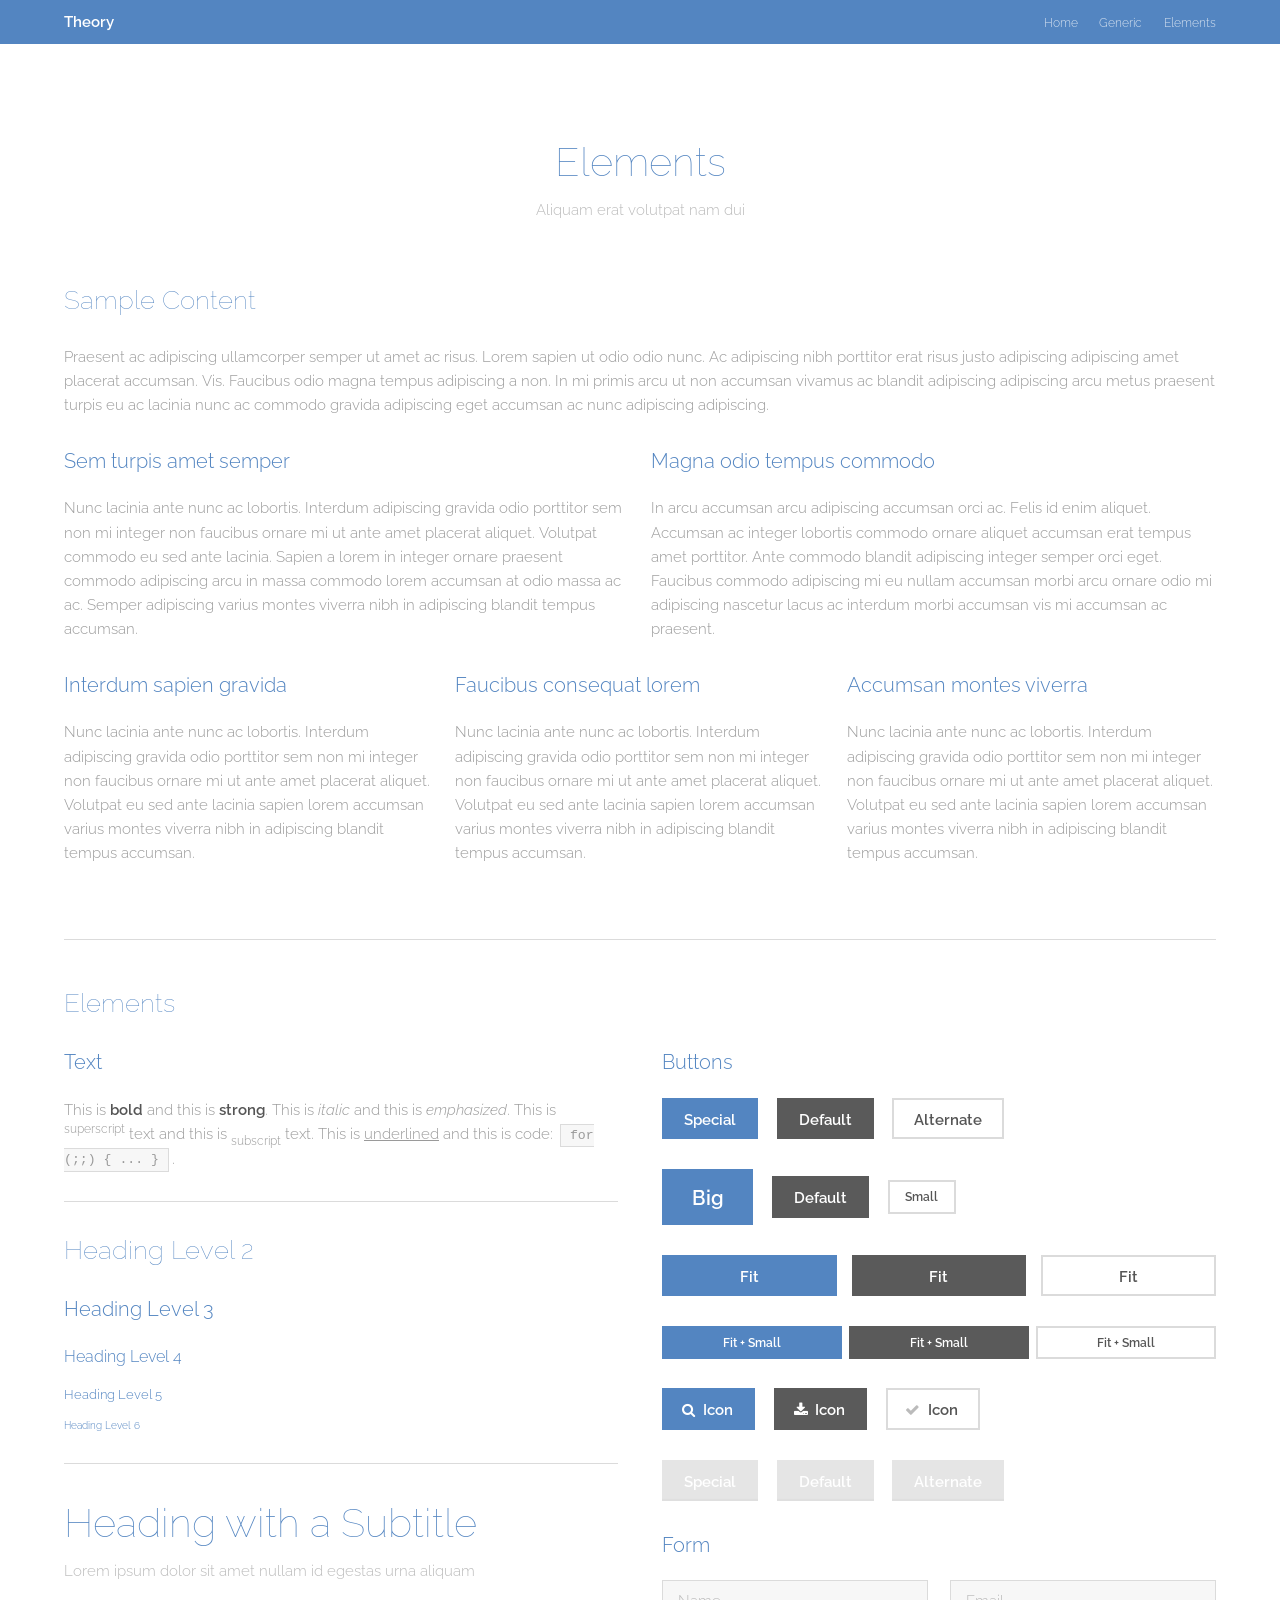
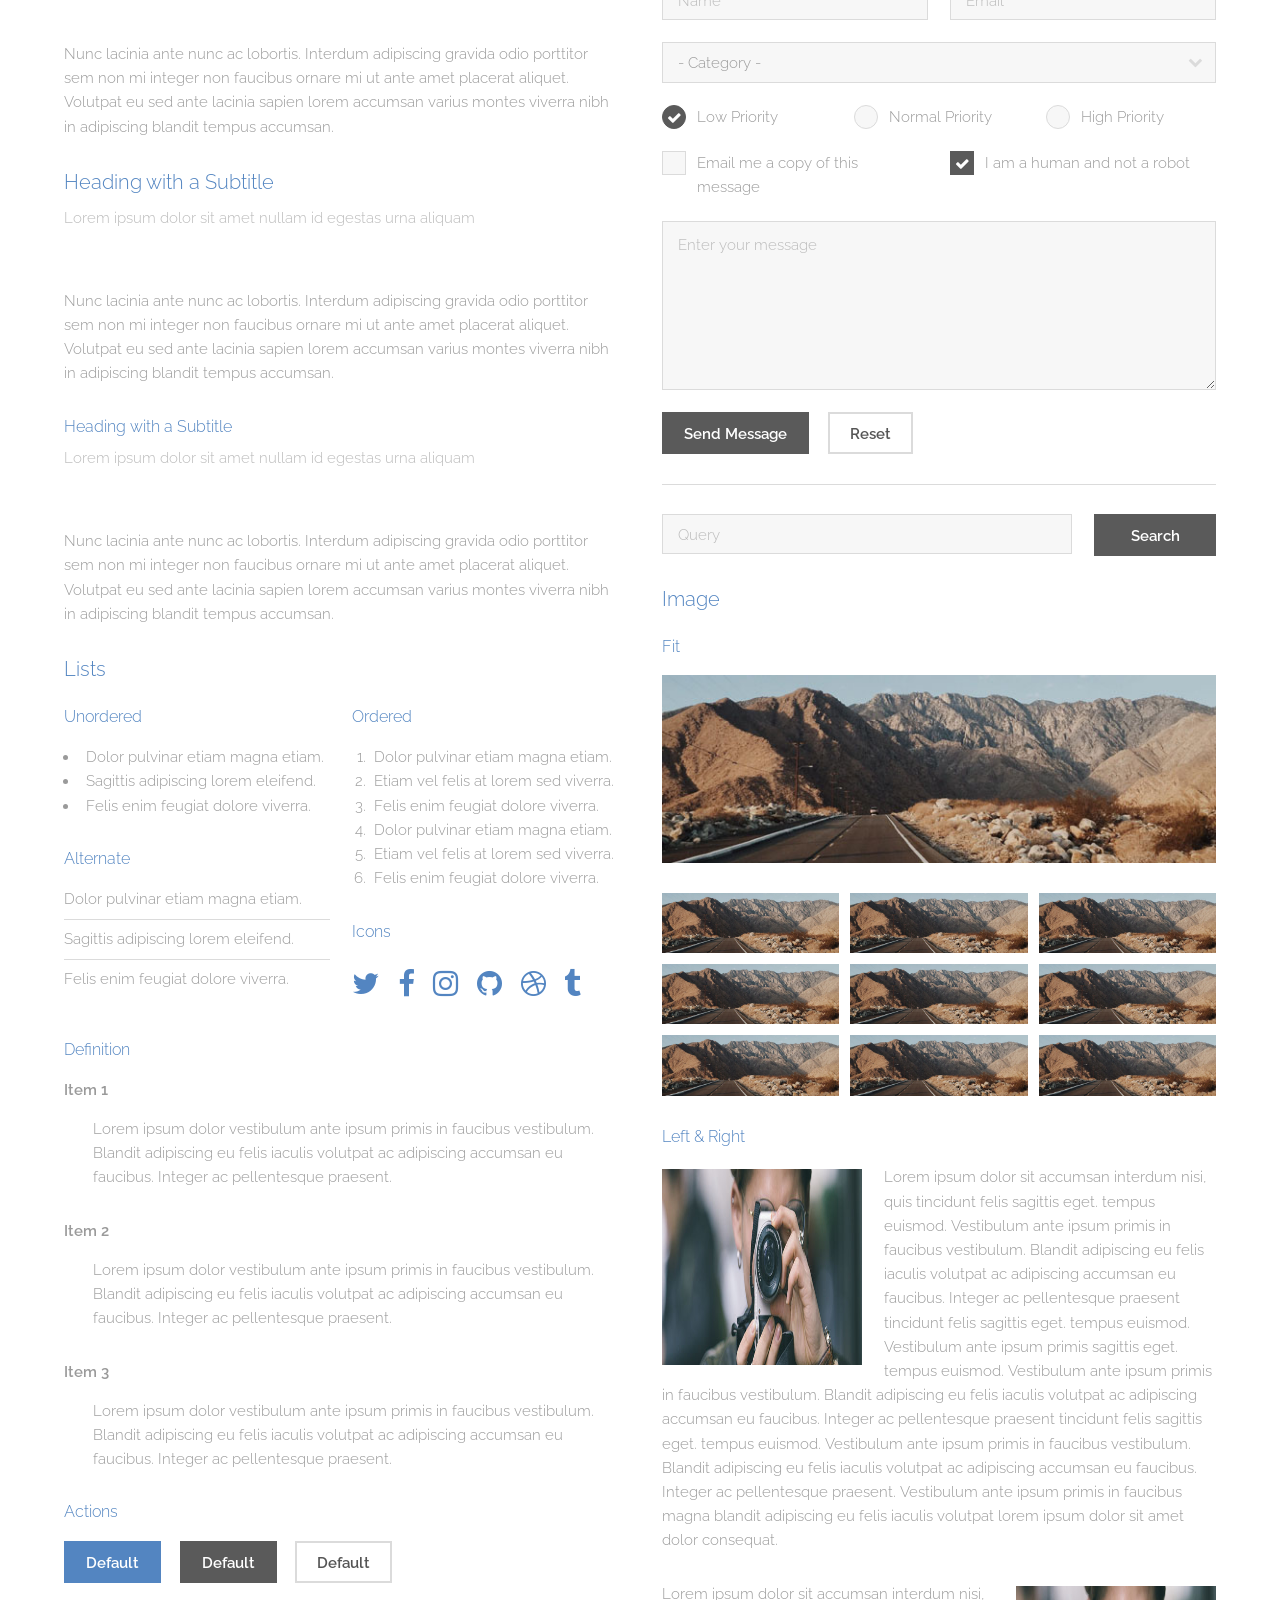
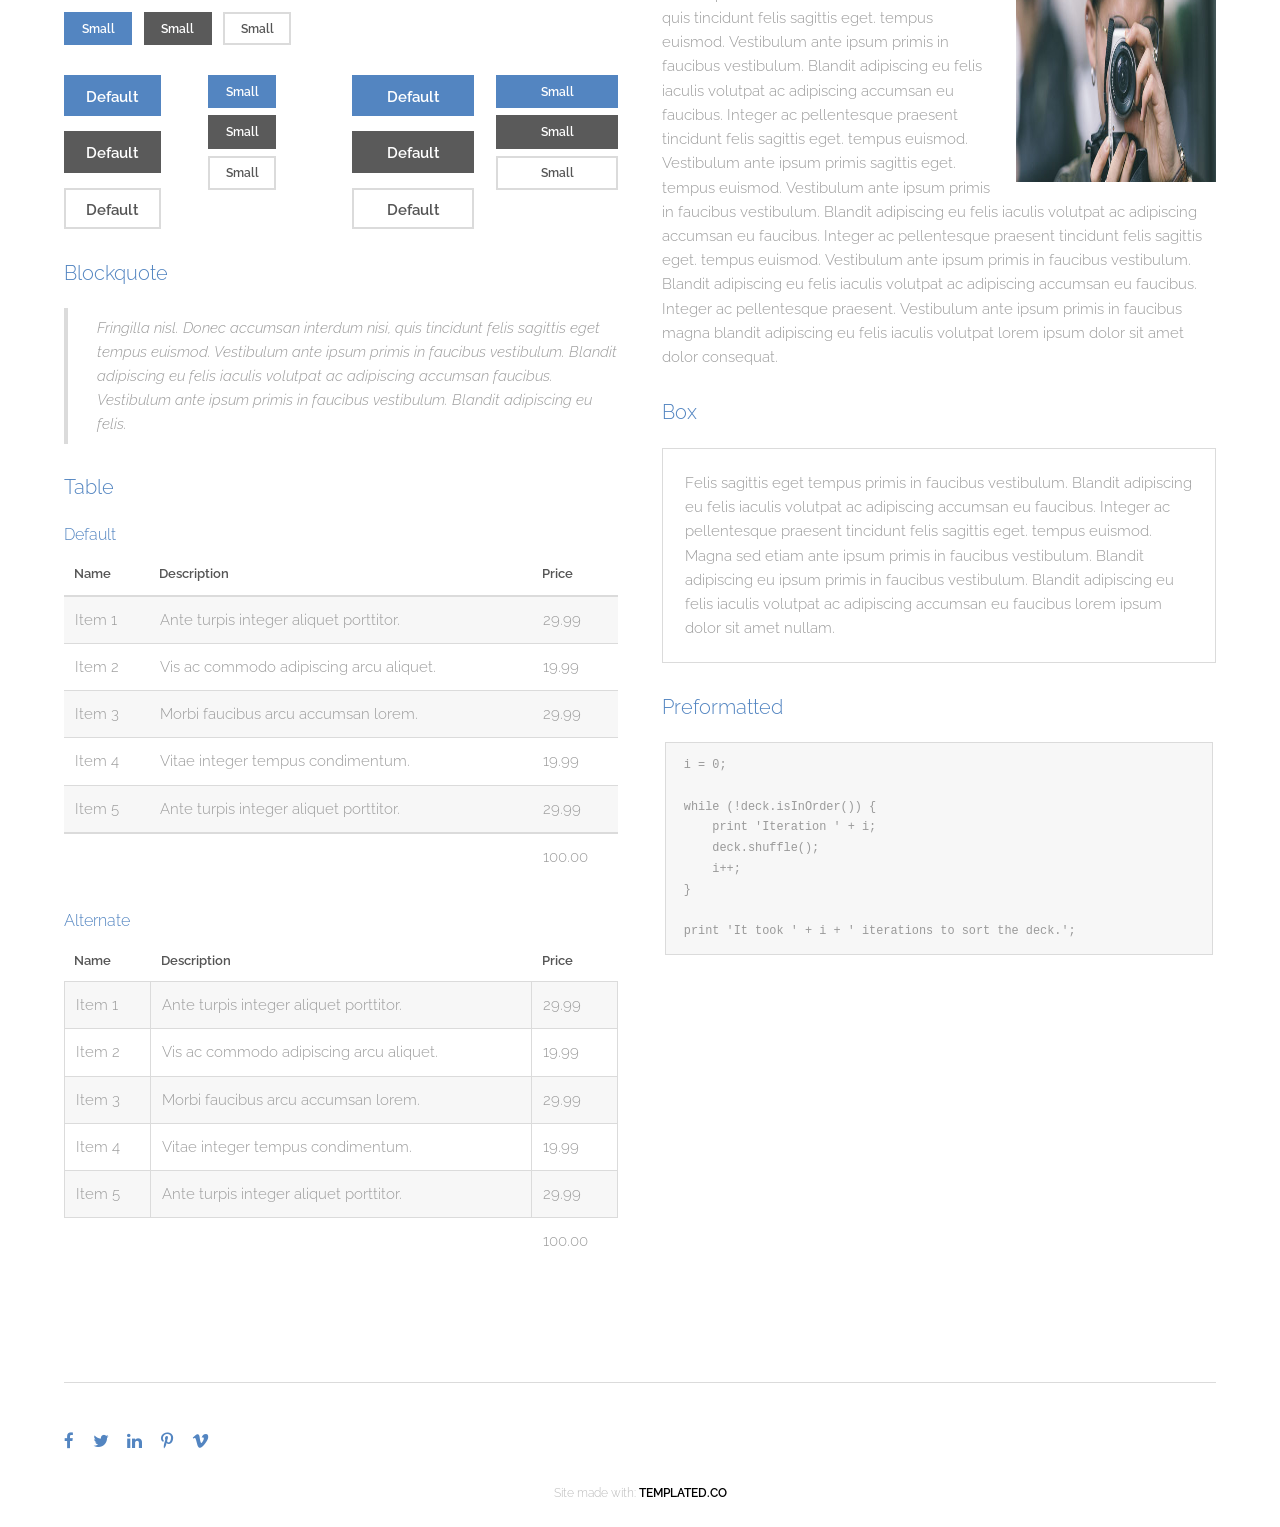
<file: elements.html>
<!DOCTYPE HTML>
<!--
	Theory by TEMPLATED
	templated.co @templatedco
	Released for free under the Creative Commons Attribution 3.0 license (templated.co/license)
--><html><head><title>Elements - Theory by TEMPLATED</title><meta charset="utf-8"><meta name="robots" content="index, follow, max-image-preview:large, max-snippet:-1, max-video-preview:-1"><meta name="viewport" content="width=device-width, initial-scale=1"><link rel="stylesheet" href="assets/css/main.css"></head><body class="subpage">

		<!-- Header -->
			<header id="header"><div class="inner">
					<a href="index.html" class="logo">Theory</a>
					<nav id="nav"><a href="index.html">Home</a>
						<a href="generic.html">Generic</a>
						<a href="elements.html">Elements</a>
					</nav><a href="#navPanel" class="navPanelToggle"><span class="fa fa-bars"></span></a>
				</div>
			</header><!-- Main --><section id="main" class="wrapper"><div class="inner">
					<header class="align-center"><h2>Elements</h2>
						<p>Aliquam erat volutpat nam dui </p>
					</header><!-- Content --><h2 id="content">Sample Content</h2>
					<p>Praesent ac adipiscing ullamcorper semper ut amet ac risus. Lorem sapien ut odio odio nunc. Ac adipiscing nibh porttitor erat risus justo adipiscing adipiscing amet placerat accumsan. Vis. Faucibus odio magna tempus adipiscing a non. In mi primis arcu ut non accumsan vivamus ac blandit adipiscing adipiscing arcu metus praesent turpis eu ac lacinia nunc ac commodo gravida adipiscing eget accumsan ac nunc adipiscing adipiscing.</p>
					<div class="row">
						<div class="6u 12u$(small)">
							<h3>Sem turpis amet semper</h3>
							<p>Nunc lacinia ante nunc ac lobortis. Interdum adipiscing gravida odio porttitor sem non mi integer non faucibus ornare mi ut ante amet placerat aliquet. Volutpat commodo eu sed ante lacinia. Sapien a lorem in integer ornare praesent commodo adipiscing arcu in massa commodo lorem accumsan at odio massa ac ac. Semper adipiscing varius montes viverra nibh in adipiscing blandit tempus accumsan.</p>
						</div>
						<div class="6u$ 12u$(small)">
							<h3>Magna odio tempus commodo</h3>
							<p>In arcu accumsan arcu adipiscing accumsan orci ac. Felis id enim aliquet. Accumsan ac integer lobortis commodo ornare aliquet accumsan erat tempus amet porttitor. Ante commodo blandit adipiscing integer semper orci eget. Faucibus commodo adipiscing mi eu nullam accumsan morbi arcu ornare odio mi adipiscing nascetur lacus ac interdum morbi accumsan vis mi accumsan ac praesent.</p>
						</div>
						<!-- Break -->
						<div class="4u 12u$(medium)">
							<h3>Interdum sapien gravida</h3>
							<p>Nunc lacinia ante nunc ac lobortis. Interdum adipiscing gravida odio porttitor sem non mi integer non faucibus ornare mi ut ante amet placerat aliquet. Volutpat eu sed ante lacinia sapien lorem accumsan varius montes viverra nibh in adipiscing blandit tempus accumsan.</p>
						</div>
						<div class="4u 12u$(medium)">
							<h3>Faucibus consequat lorem</h3>
							<p>Nunc lacinia ante nunc ac lobortis. Interdum adipiscing gravida odio porttitor sem non mi integer non faucibus ornare mi ut ante amet placerat aliquet. Volutpat eu sed ante lacinia sapien lorem accumsan varius montes viverra nibh in adipiscing blandit tempus accumsan.</p>
						</div>
						<div class="4u$ 12u$(medium)">
							<h3>Accumsan montes viverra</h3>
							<p>Nunc lacinia ante nunc ac lobortis. Interdum adipiscing gravida odio porttitor sem non mi integer non faucibus ornare mi ut ante amet placerat aliquet. Volutpat eu sed ante lacinia sapien lorem accumsan varius montes viverra nibh in adipiscing blandit tempus accumsan.</p>
						</div>
					</div>

				<hr class="major"><!-- Elements --><h2 id="elements">Elements</h2>
					<div class="row 200%">
						<div class="6u 12u$(medium)">

							<!-- Text stuff -->
								<h3>Text</h3>
								<p>This is <b>bold</b> and this is <strong>strong</strong>. This is <i>italic</i> and this is <em>emphasized</em>.
								This is <sup>superscript</sup> text and this is <sub>subscript</sub> text.
								This is <u>underlined</u> and this is code: <code>for (;;) { ... }</code>.</p>
								<hr><h2>Heading Level 2</h2>
								<h3>Heading Level 3</h3>
								<h4>Heading Level 4</h4>
								<h5>Heading Level 5</h5>
								<h6>Heading Level 6</h6>
								<hr><header><h2>Heading with a Subtitle</h2>
									<p>Lorem ipsum dolor sit amet nullam id egestas urna aliquam</p>
								</header><p>Nunc lacinia ante nunc ac lobortis. Interdum adipiscing gravida odio porttitor sem non mi integer non faucibus ornare mi ut ante amet placerat aliquet. Volutpat eu sed ante lacinia sapien lorem accumsan varius montes viverra nibh in adipiscing blandit tempus accumsan.</p>
								<header><h3>Heading with a Subtitle</h3>
									<p>Lorem ipsum dolor sit amet nullam id egestas urna aliquam</p>
								</header><p>Nunc lacinia ante nunc ac lobortis. Interdum adipiscing gravida odio porttitor sem non mi integer non faucibus ornare mi ut ante amet placerat aliquet. Volutpat eu sed ante lacinia sapien lorem accumsan varius montes viverra nibh in adipiscing blandit tempus accumsan.</p>
								<header><h4>Heading with a Subtitle</h4>
									<p>Lorem ipsum dolor sit amet nullam id egestas urna aliquam</p>
								</header><p>Nunc lacinia ante nunc ac lobortis. Interdum adipiscing gravida odio porttitor sem non mi integer non faucibus ornare mi ut ante amet placerat aliquet. Volutpat eu sed ante lacinia sapien lorem accumsan varius montes viverra nibh in adipiscing blandit tempus accumsan.</p>

							<!-- Lists -->
								<h3>Lists</h3>
								<div class="row">
									<div class="6u 12u$(small)">

										<h4>Unordered</h4>
										<ul><li>Dolor pulvinar etiam magna etiam.</li>
											<li>Sagittis adipiscing lorem eleifend.</li>
											<li>Felis enim feugiat dolore viverra.</li>
										</ul><h4>Alternate</h4>
										<ul class="alt"><li>Dolor pulvinar etiam magna etiam.</li>
											<li>Sagittis adipiscing lorem eleifend.</li>
											<li>Felis enim feugiat dolore viverra.</li>
										</ul></div>
									<div class="6u$ 12u$(small)">

										<h4>Ordered</h4>
										<ol><li>Dolor pulvinar etiam magna etiam.</li>
											<li>Etiam vel felis at lorem sed viverra.</li>
											<li>Felis enim feugiat dolore viverra.</li>
											<li>Dolor pulvinar etiam magna etiam.</li>
											<li>Etiam vel felis at lorem sed viverra.</li>
											<li>Felis enim feugiat dolore viverra.</li>
										</ol><h4>Icons</h4>
										<ul class="icons"><li><a href="#" class="icon fa-twitter"><span class="label">Twitter</span></a></li>
											<li><a href="#" class="icon fa-facebook"><span class="label">Facebook</span></a></li>
											<li><a href="#" class="icon fa-instagram"><span class="label">Instagram</span></a></li>
											<li><a href="#" class="icon fa-github"><span class="label">Github</span></a></li>
											<li><a href="#" class="icon fa-dribbble"><span class="label">Dribbble</span></a></li>
											<li><a href="#" class="icon fa-tumblr"><span class="label">Tumblr</span></a></li>
										</ul></div>
								</div>
								<h4>Definition</h4>
								<dl><dt>Item 1</dt>
									<dd>
										<p>Lorem ipsum dolor vestibulum ante ipsum primis in faucibus vestibulum. Blandit adipiscing eu felis iaculis volutpat ac adipiscing accumsan eu faucibus. Integer ac pellentesque praesent.</p>
									</dd>
									<dt>Item 2</dt>
									<dd>
										<p>Lorem ipsum dolor vestibulum ante ipsum primis in faucibus vestibulum. Blandit adipiscing eu felis iaculis volutpat ac adipiscing accumsan eu faucibus. Integer ac pellentesque praesent.</p>
									</dd>
									<dt>Item 3</dt>
									<dd>
										<p>Lorem ipsum dolor vestibulum ante ipsum primis in faucibus vestibulum. Blandit adipiscing eu felis iaculis volutpat ac adipiscing accumsan eu faucibus. Integer ac pellentesque praesent.</p>
									</dd>
								</dl><h4>Actions</h4>
								<ul class="actions"><li><a href="#" class="button special">Default</a></li>
									<li><a href="#" class="button">Default</a></li>
									<li><a href="#" class="button alt">Default</a></li>
								</ul><ul class="actions small"><li><a href="#" class="button special small">Small</a></li>
									<li><a href="#" class="button small">Small</a></li>
									<li><a href="#" class="button alt small">Small</a></li>
								</ul><div class="row">
									<div class="3u 12u$(small)">
										<ul class="actions vertical"><li><a href="#" class="button special">Default</a></li>
											<li><a href="#" class="button">Default</a></li>
											<li><a href="#" class="button alt">Default</a></li>
										</ul></div>
									<div class="3u 12u$(small)">
										<ul class="actions vertical small"><li><a href="#" class="button special small">Small</a></li>
											<li><a href="#" class="button small">Small</a></li>
											<li><a href="#" class="button alt small">Small</a></li>
										</ul></div>
									<div class="3u 12u$(small)">
										<ul class="actions vertical"><li><a href="#" class="button special fit">Default</a></li>
											<li><a href="#" class="button fit">Default</a></li>
											<li><a href="#" class="button alt fit">Default</a></li>
										</ul></div>
									<div class="3u$ 12u$(small)">
										<ul class="actions vertical small"><li><a href="#" class="button special small fit">Small</a></li>
											<li><a href="#" class="button small fit">Small</a></li>
											<li><a href="#" class="button alt small fit">Small</a></li>
										</ul></div>
								</div>

							<!-- Blockquote -->
								<h3>Blockquote</h3>
								<blockquote>Fringilla nisl. Donec accumsan interdum nisi, quis tincidunt felis sagittis eget tempus euismod. Vestibulum ante ipsum primis in faucibus vestibulum. Blandit adipiscing eu felis iaculis volutpat ac adipiscing accumsan faucibus. Vestibulum ante ipsum primis in faucibus vestibulum. Blandit adipiscing eu felis.</blockquote>

							<!-- Table -->
								<h3>Table</h3>

								<h4>Default</h4>
								<div class="table-wrapper">
									<table><thead><tr><th>Name</th>
												<th>Description</th>
												<th>Price</th>
											</tr></thead><tbody><tr><td>Item 1</td>
												<td>Ante turpis integer aliquet porttitor.</td>
												<td>29.99</td>
											</tr><tr><td>Item 2</td>
												<td>Vis ac commodo adipiscing arcu aliquet.</td>
												<td>19.99</td>
											</tr><tr><td>Item 3</td>
												<td> Morbi faucibus arcu accumsan lorem.</td>
												<td>29.99</td>
											</tr><tr><td>Item 4</td>
												<td>Vitae integer tempus condimentum.</td>
												<td>19.99</td>
											</tr><tr><td>Item 5</td>
												<td>Ante turpis integer aliquet porttitor.</td>
												<td>29.99</td>
											</tr></tbody><tfoot><tr><td colspan="2"></td>
												<td>100.00</td>
											</tr></tfoot></table></div>

								<h4>Alternate</h4>
								<div class="table-wrapper">
									<table class="alt"><thead><tr><th>Name</th>
												<th>Description</th>
												<th>Price</th>
											</tr></thead><tbody><tr><td>Item 1</td>
												<td>Ante turpis integer aliquet porttitor.</td>
												<td>29.99</td>
											</tr><tr><td>Item 2</td>
												<td>Vis ac commodo adipiscing arcu aliquet.</td>
												<td>19.99</td>
											</tr><tr><td>Item 3</td>
												<td> Morbi faucibus arcu accumsan lorem.</td>
												<td>29.99</td>
											</tr><tr><td>Item 4</td>
												<td>Vitae integer tempus condimentum.</td>
												<td>19.99</td>
											</tr><tr><td>Item 5</td>
												<td>Ante turpis integer aliquet porttitor.</td>
												<td>29.99</td>
											</tr></tbody><tfoot><tr><td colspan="2"></td>
												<td>100.00</td>
											</tr></tfoot></table></div>

						</div>
						<div class="6u$ 12u$(medium)">

							<!-- Buttons -->
								<h3>Buttons</h3>
								<ul class="actions"><li><a href="#" class="button special">Special</a></li>
									<li><a href="#" class="button">Default</a></li>
									<li><a href="#" class="button alt">Alternate</a></li>
								</ul><ul class="actions"><li><a href="#" class="button special big">Big</a></li>
									<li><a href="#" class="button">Default</a></li>
									<li><a href="#" class="button alt small">Small</a></li>
								</ul><ul class="actions fit"><li><a href="#" class="button special fit">Fit</a></li>
									<li><a href="#" class="button fit">Fit</a></li>
									<li><a href="#" class="button alt fit">Fit</a></li>
								</ul><ul class="actions fit small"><li><a href="#" class="button special fit small">Fit + Small</a></li>
									<li><a href="#" class="button fit small">Fit + Small</a></li>
									<li><a href="#" class="button alt fit small">Fit + Small</a></li>
								</ul><ul class="actions"><li><a href="#" class="button special icon fa-search">Icon</a></li>
									<li><a href="#" class="button icon fa-download">Icon</a></li>
									<li><a href="#" class="button alt icon fa-check">Icon</a></li>
								</ul><ul class="actions"><li><span class="button special disabled">Special</span></li>
									<li><span class="button disabled">Default</span></li>
									<li><span class="button alt disabled">Alternate</span></li>
								</ul><!-- Form --><h3>Form</h3>

								<form method="post" action="#">
									<div class="row uniform">
										<div class="6u 12u$(xsmall)">
											<input type="text" name="name" id="name" value="" placeholder="Name"></div>
										<div class="6u$ 12u$(xsmall)">
											<input type="email" name="email" id="email" value="" placeholder="Email"></div>
										<!-- Break -->
										<div class="12u$">
											<div class="select-wrapper">
												<select name="category" id="category"><option value="">- Category -</option><option value="1">Manufacturing</option><option value="1">Shipping</option><option value="1">Administration</option><option value="1">Human Resources</option></select></div>
										</div>
										<!-- Break -->
										<div class="4u 12u$(small)">
											<input type="radio" id="priority-low" name="priority" checked><label for="priority-low">Low Priority</label>
										</div>
										<div class="4u 12u$(small)">
											<input type="radio" id="priority-normal" name="priority"><label for="priority-normal">Normal Priority</label>
										</div>
										<div class="4u$ 12u$(small)">
											<input type="radio" id="priority-high" name="priority"><label for="priority-high">High Priority</label>
										</div>
										<!-- Break -->
										<div class="6u 12u$(small)">
											<input type="checkbox" id="copy" name="copy"><label for="copy">Email me a copy of this message</label>
										</div>
										<div class="6u$ 12u$(small)">
											<input type="checkbox" id="human" name="human" checked><label for="human">I am a human and not a robot</label>
										</div>
										<!-- Break -->
										<div class="12u$">
											<textarea name="message" id="message" placeholder="Enter your message" rows="6"></textarea></div>
										<!-- Break -->
										<div class="12u$">
											<ul class="actions"><li><input type="submit" value="Send Message"></li>
												<li><input type="reset" value="Reset" class="alt"></li>
											</ul></div>
									</div>
								</form>

								<hr><form method="post" action="#">
									<div class="row uniform">
										<div class="9u 12u$(small)">
											<input type="text" name="query" id="query" value="" placeholder="Query"></div>
										<div class="3u$ 12u$(small)">
											<input type="submit" value="Search" class="fit"></div>
									</div>
								</form>

							<!-- Image -->
								<h3>Image</h3>

								<h4>Fit</h4>
								<span class="image fit"><img src="images/pic01.jpg" alt="" width="576" height="196"></span>
								<div class="box alt">
									<div class="row 50% uniform">
										<div class="4u"><span class="image fit"><img src="images/pic01.jpg" alt="" width="576" height="196"></span></div>
										<div class="4u"><span class="image fit"><img src="images/pic01.jpg" alt="" width="576" height="196"></span></div>
										<div class="4u$"><span class="image fit"><img src="images/pic01.jpg" alt="" width="576" height="196"></span></div>
										<!-- Break -->
										<div class="4u"><span class="image fit"><img src="images/pic01.jpg" alt="" width="576" height="196"></span></div>
										<div class="4u"><span class="image fit"><img src="images/pic01.jpg" alt="" width="576" height="196"></span></div>
										<div class="4u$"><span class="image fit"><img src="images/pic01.jpg" alt="" width="576" height="196"></span></div>
										<!-- Break -->
										<div class="4u"><span class="image fit"><img src="images/pic01.jpg" alt="" width="576" height="196"></span></div>
										<div class="4u"><span class="image fit"><img src="images/pic01.jpg" alt="" width="576" height="196"></span></div>
										<div class="4u$"><span class="image fit"><img src="images/pic01.jpg" alt="" width="576" height="196"></span></div>
									</div>
								</div>

								<h4>Left &amp; Right</h4>
								<p><span class="image left"><img src="images/pic02.jpg" alt="" width="576" height="196"></span>Lorem ipsum dolor sit accumsan interdum nisi, quis tincidunt felis sagittis eget. tempus euismod. Vestibulum ante ipsum primis in faucibus vestibulum. Blandit adipiscing eu felis iaculis volutpat ac adipiscing accumsan eu faucibus. Integer ac pellentesque praesent tincidunt felis sagittis eget. tempus euismod. Vestibulum ante ipsum primis sagittis eget. tempus euismod. Vestibulum ante ipsum primis in faucibus vestibulum. Blandit adipiscing eu felis iaculis volutpat ac adipiscing accumsan eu faucibus. Integer ac pellentesque praesent tincidunt felis sagittis eget. tempus euismod. Vestibulum ante ipsum primis in faucibus vestibulum. Blandit adipiscing eu felis iaculis volutpat ac adipiscing accumsan eu faucibus. Integer ac pellentesque praesent. Vestibulum ante ipsum primis in faucibus magna blandit adipiscing eu felis iaculis volutpat lorem ipsum dolor sit amet dolor consequat.</p>
								<p><span class="image right"><img src="images/pic02.jpg" alt="" width="576" height="196"></span>Lorem ipsum dolor sit accumsan interdum nisi, quis tincidunt felis sagittis eget. tempus euismod. Vestibulum ante ipsum primis in faucibus vestibulum. Blandit adipiscing eu felis iaculis volutpat ac adipiscing accumsan eu faucibus. Integer ac pellentesque praesent tincidunt felis sagittis eget. tempus euismod. Vestibulum ante ipsum primis sagittis eget. tempus euismod. Vestibulum ante ipsum primis in faucibus vestibulum. Blandit adipiscing eu felis iaculis volutpat ac adipiscing accumsan eu faucibus. Integer ac pellentesque praesent tincidunt felis sagittis eget. tempus euismod. Vestibulum ante ipsum primis in faucibus vestibulum. Blandit adipiscing eu felis iaculis volutpat ac adipiscing accumsan eu faucibus. Integer ac pellentesque praesent. Vestibulum ante ipsum primis in faucibus magna blandit adipiscing eu felis iaculis volutpat lorem ipsum dolor sit amet dolor consequat.</p>

							<!-- Box -->
								<h3>Box</h3>
								<div class="box">
									<p>Felis sagittis eget tempus primis in faucibus vestibulum. Blandit adipiscing eu felis iaculis volutpat ac adipiscing accumsan eu faucibus. Integer ac pellentesque praesent tincidunt felis sagittis eget. tempus euismod. Magna sed etiam ante ipsum primis in faucibus vestibulum. Blandit adipiscing eu ipsum primis in faucibus vestibulum. Blandit adipiscing eu felis iaculis volutpat ac adipiscing accumsan eu faucibus lorem ipsum dolor sit amet nullam.</p>
								</div>

							<!-- Preformatted Code -->
								<h3>Preformatted</h3>
								<pre><code>i = 0;

while (!deck.isInOrder()) {
    print 'Iteration ' + i;
    deck.shuffle();
    i++;
}

print 'It took ' + i + ' iterations to sort the deck.';
</code></pre>

						</div>
					</div>

				</div>
			</section><!-- Footer --><footer id="footer"><div class="inner">
					<div class="flex">
						<ul class="icons"><li><a href="#" class="icon fa-facebook"><span class="label">Facebook</span></a></li>
							<li><a href="#" class="icon fa-twitter"><span class="label">Twitter</span></a></li>
							<li><a href="#" class="icon fa-linkedin"><span class="label">linkedIn</span></a></li>
							<li><a href="#" class="icon fa-pinterest-p"><span class="label">Pinterest</span></a></li>
							<li><a href="#" class="icon fa-vimeo"><span class="label">Vimeo</span></a></li>
						</ul></div>
				</div>
			</footer><div class="copyright">
			Site made with: <a href="https://templated.co/">TEMPLATED.CO</a>
		</div>

		<!-- Scripts -->
			<script src="assets/js/jquery.min.js"></script><script src="assets/js/skel.min.js"></script><script src="assets/js/util.js"></script><script src="assets/js/main.js"></script></body></html>
</file>
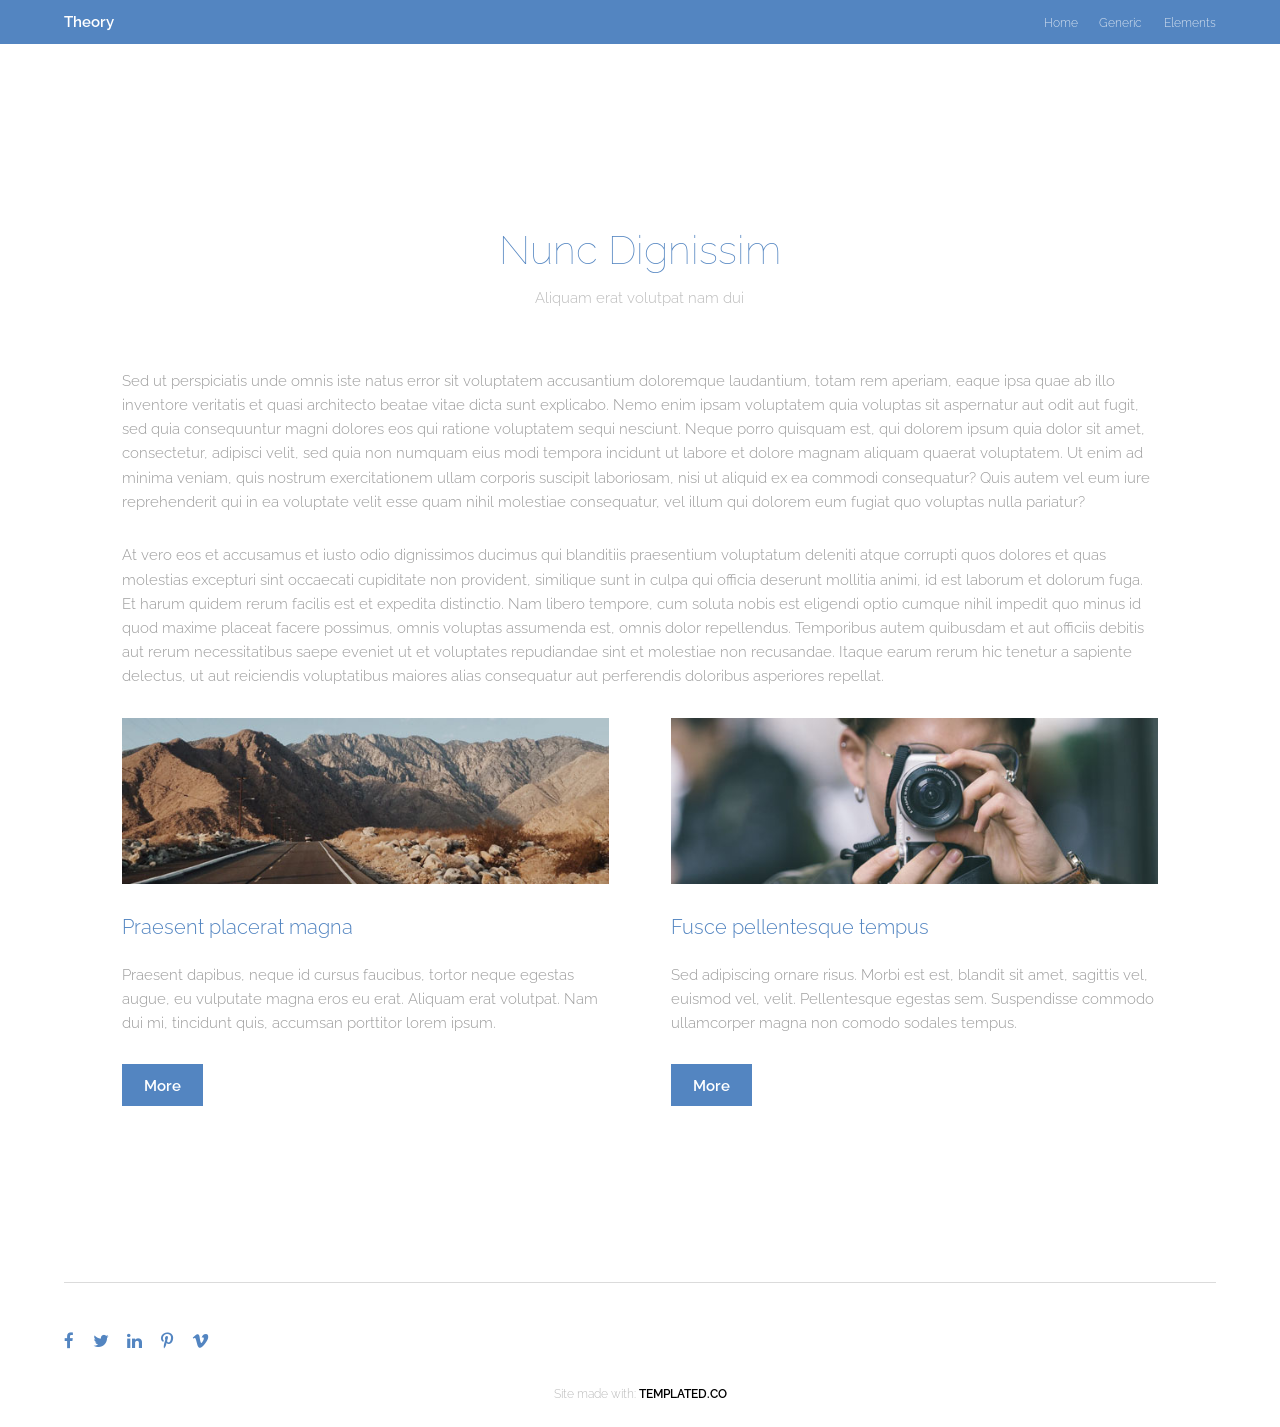
<file: generic.html>
<!DOCTYPE HTML>
<!--
	Theory by TEMPLATED
	templated.co @templatedco
	Released for free under the Creative Commons Attribution 3.0 license (templated.co/license)
--><html><head><title>Generic - Theory by TEMPLATED</title><meta charset="utf-8"><meta name="robots" content="index, follow, max-image-preview:large, max-snippet:-1, max-video-preview:-1"><meta name="viewport" content="width=device-width, initial-scale=1"><link rel="stylesheet" href="assets/css/main.css"></head><body class="subpage">

<!-- Header -->
<header id="header"><div class="inner">
        <a href="index.html" class="logo">Theory</a>
        <nav id="nav"><a href="index.html">Home</a>
            <a href="generic.html">Generic</a>
            <a href="elements.html">Elements</a>
        </nav><a href="#navPanel" class="navPanelToggle"><span class="fa fa-bars"></span></a>
    </div>
</header><!-- Main --><section id="main" class="wrapper"><div class="inner">
        <section id="three" class="wrapper"><div class="inner">
                <header class="align-center"><h2>Nunc Dignissim</h2>
                    <p>Aliquam erat volutpat nam dui </p>
                </header><p>Sed ut perspiciatis unde omnis iste natus error sit voluptatem accusantium doloremque laudantium, totam rem aperiam, eaque ipsa quae ab illo inventore veritatis et quasi architecto beatae vitae dicta sunt explicabo. Nemo enim ipsam voluptatem quia voluptas sit aspernatur aut odit aut fugit, sed quia consequuntur magni dolores eos qui ratione voluptatem sequi nesciunt. Neque porro quisquam est, qui dolorem ipsum quia dolor sit amet, consectetur, adipisci velit, sed quia non numquam eius modi tempora incidunt ut labore et dolore magnam aliquam quaerat voluptatem. Ut enim ad minima veniam, quis nostrum exercitationem ullam corporis suscipit laboriosam, nisi ut aliquid ex ea commodi consequatur? Quis autem vel eum iure reprehenderit qui in ea voluptate velit esse quam nihil molestiae consequatur, vel illum qui dolorem eum fugiat quo voluptas nulla pariatur?</p>
                <p>At vero eos et accusamus et iusto odio dignissimos ducimus qui blanditiis praesentium voluptatum deleniti atque corrupti quos dolores et quas molestias excepturi sint occaecati cupiditate non provident, similique sunt in culpa qui officia deserunt mollitia animi, id est laborum et dolorum fuga. Et harum quidem rerum facilis est et expedita distinctio. Nam libero tempore, cum soluta nobis est eligendi optio cumque nihil impedit quo minus id quod maxime placeat facere possimus, omnis voluptas assumenda est, omnis dolor repellendus. Temporibus autem quibusdam et aut officiis debitis aut rerum necessitatibus saepe eveniet ut et voluptates repudiandae sint et molestiae non recusandae. Itaque earum rerum hic tenetur a sapiente delectus, ut aut reiciendis voluptatibus maiores alias consequatur aut perferendis doloribus asperiores repellat.</p>
                <div class="flex flex-2">
                    <article><div class="image fit">
                            <img src="images/pic01.jpg" alt="Pic 01" width="576" height="196"></div>
                        <header><h3>Praesent placerat magna</h3>
                        </header><p>Praesent dapibus, neque id cursus faucibus, tortor neque egestas augue, eu vulputate magna eros eu erat. Aliquam erat volutpat. Nam dui mi, tincidunt quis, accumsan porttitor lorem ipsum.</p>
                        <footer><a href="#" class="button special">More</a>
                        </footer></article><article><div class="image fit">
                            <img src="images/pic02.jpg" alt="Pic 02" width="576" height="196"></div>
                        <header><h3>Fusce pellentesque tempus</h3>
                        </header><p>Sed adipiscing ornare risus. Morbi est est, blandit sit amet, sagittis vel, euismod vel, velit. Pellentesque egestas sem. Suspendisse commodo ullamcorper magna non comodo sodales tempus.</p>
                        <footer><a href="#" class="button special">More</a>
                        </footer></article></div>
            </div>
        </section></div>
</section><!-- Footer --><footer id="footer"><div class="inner">
        <div class="flex">
            <ul class="icons"><li><a href="#" class="icon fa-facebook"><span class="label">Facebook</span></a></li>
                <li><a href="#" class="icon fa-twitter"><span class="label">Twitter</span></a></li>
                <li><a href="#" class="icon fa-linkedin"><span class="label">linkedIn</span></a></li>
                <li><a href="#" class="icon fa-pinterest-p"><span class="label">Pinterest</span></a></li>
                <li><a href="#" class="icon fa-vimeo"><span class="label">Vimeo</span></a></li>
            </ul></div>
    </div>
</footer><div class="copyright">
    Site made with: <a href="https://templated.co/">TEMPLATED.CO</a>
</div>

<!-- Scripts -->
<script src="assets/js/jquery.min.js"></script><script src="assets/js/skel.min.js"></script><script src="assets/js/util.js"></script><script src="assets/js/main.js"></script></body></html>
</file>
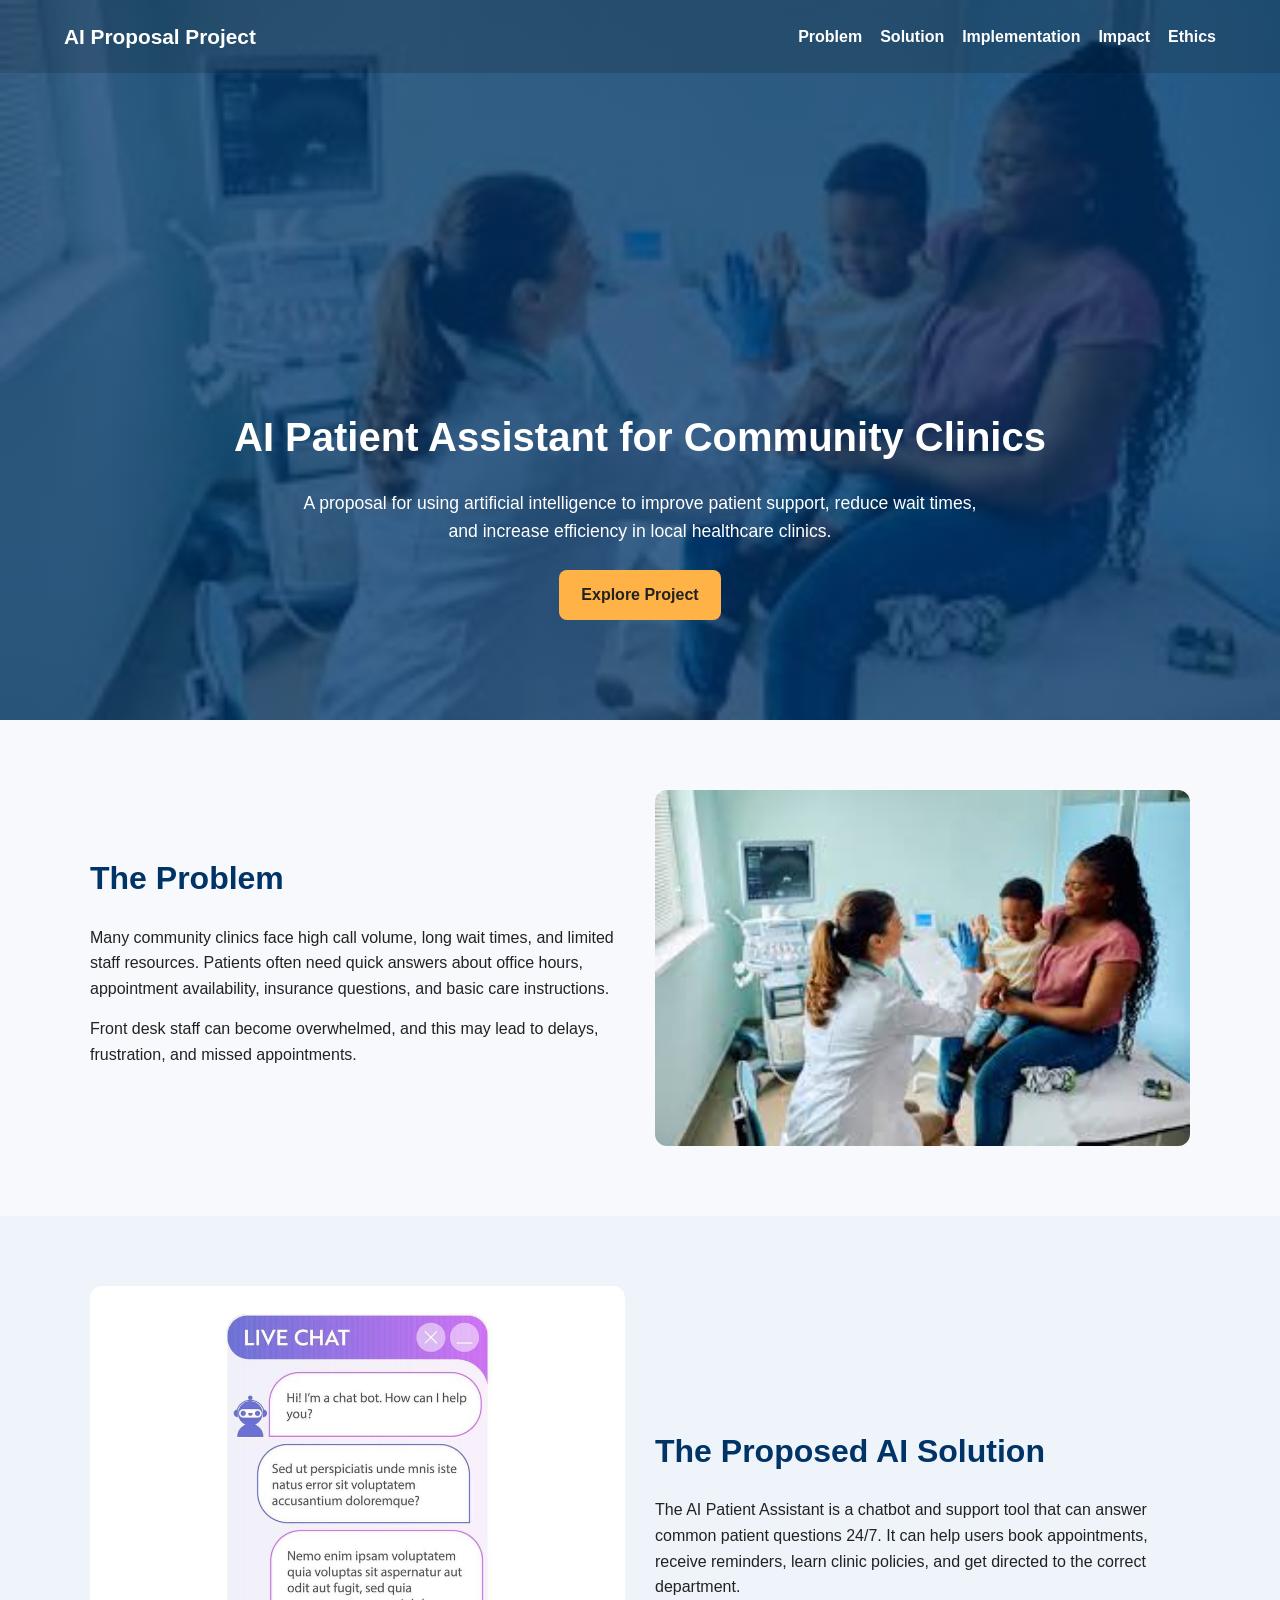
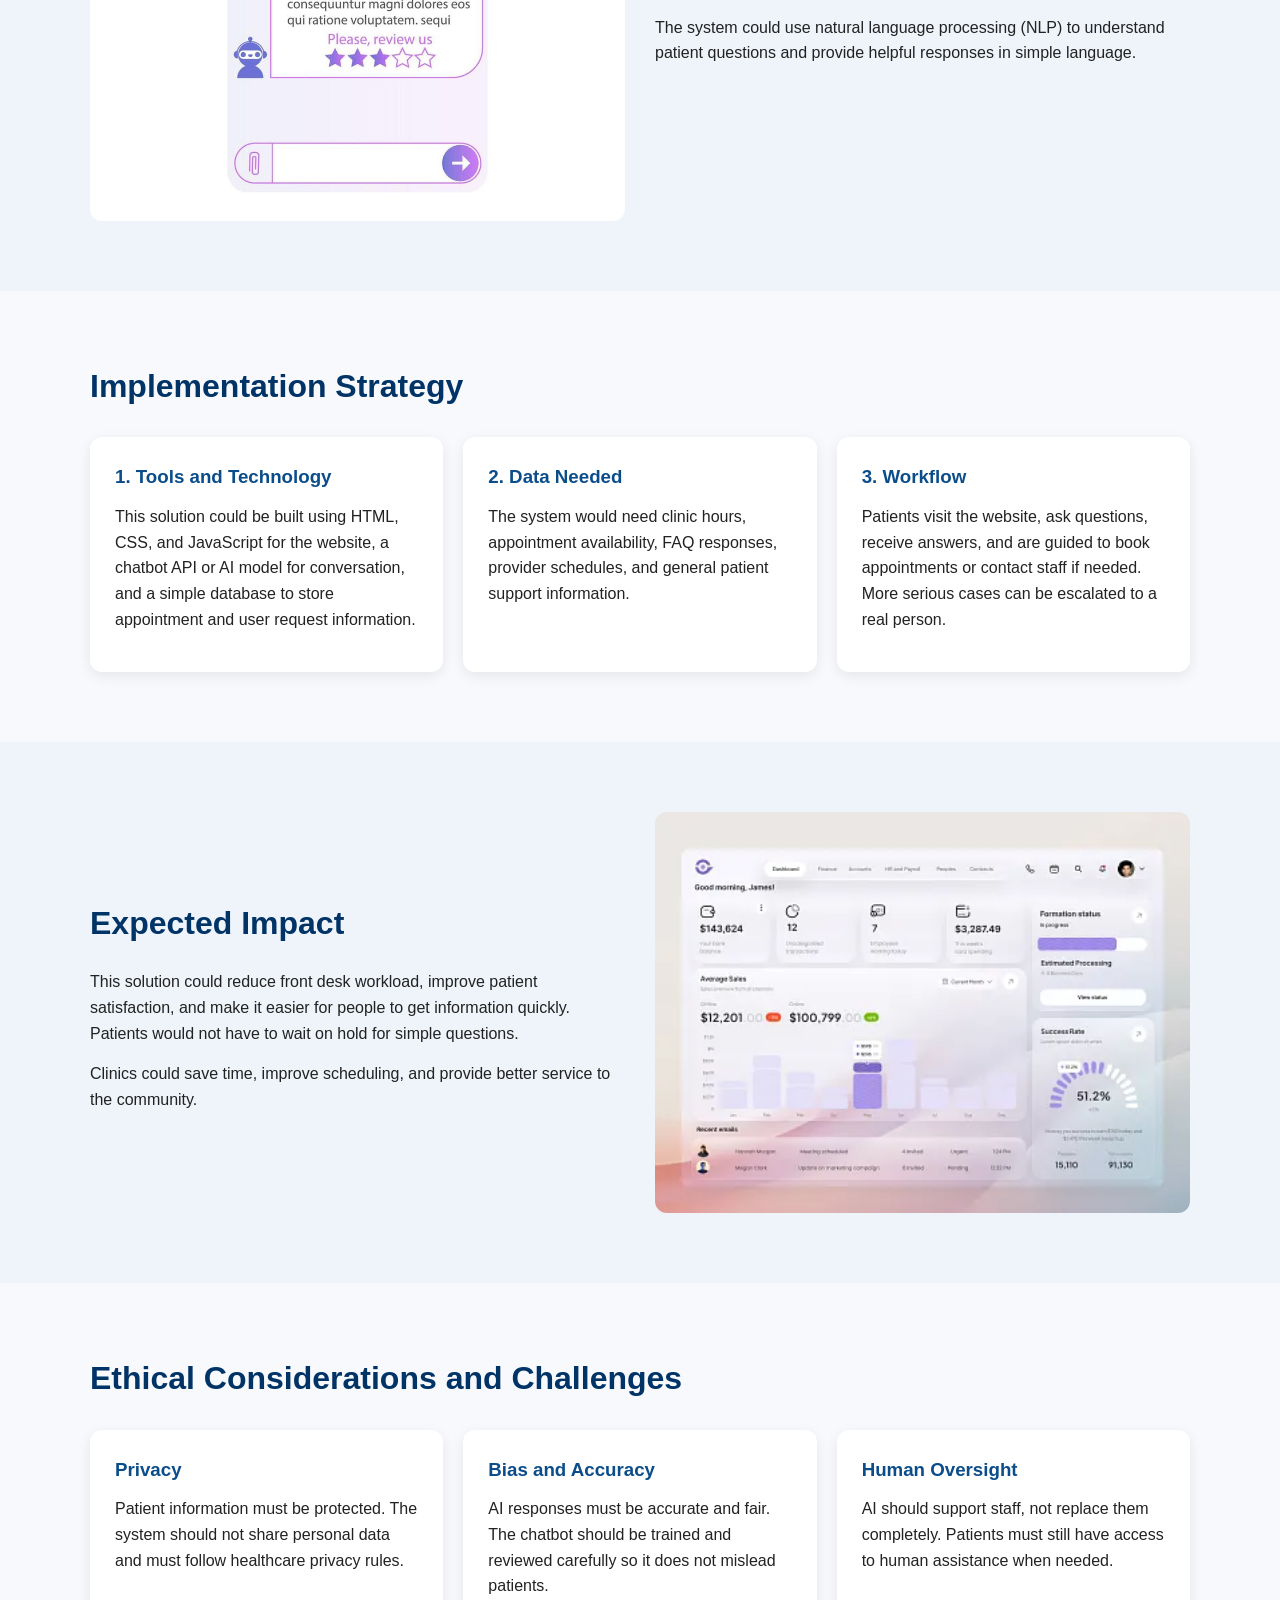
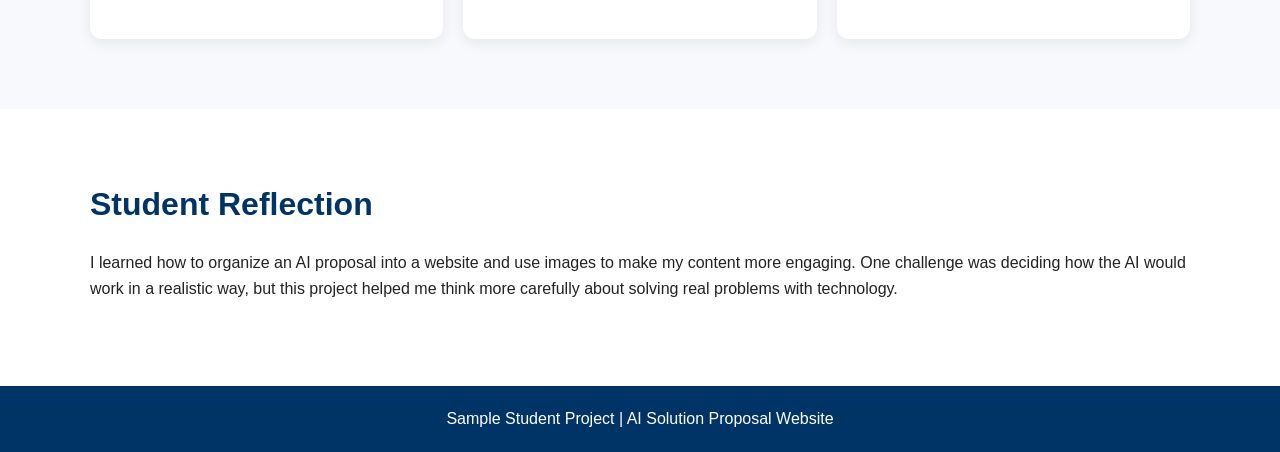
<file: studentexample.html>
<!DOCTYPE html>
<html lang="en">
<head>
  <meta charset="UTF-8" />
  <meta name="viewport" content="width=device-width, initial-scale=1.0" />
  <title>AI Patient Assistant Proposal</title>
  <link rel="stylesheet" href="styles.css" />
</head>
<body>
  <header class="hero">
    <nav class="navbar">
      <div class="logo">AI Proposal Project</div>
      <ul class="nav-links">
        <li><a href="#problem">Problem</a></li>
        <li><a href="#solution">Solution</a></li>
        <li><a href="#implementation">Implementation</a></li>
        <li><a href="#impact">Impact</a></li>
        <li><a href="#ethics">Ethics</a></li>
      </ul>
    </nav>

    <div class="hero-content">
      <h1>AI Patient Assistant for Community Clinics</h1>
      <p>
        A proposal for using artificial intelligence to improve patient support,
        reduce wait times, and increase efficiency in local healthcare clinics.
      </p>
      <a href="#problem" class="btn">Explore Project</a>
    </div>
  </header>

  <main>
    <section id="problem" class="section">
      <div class="container two-column">
        <div class="text">
          <h2>The Problem</h2>
          <p>
            Many community clinics face high call volume, long wait times, and limited
            staff resources. Patients often need quick answers about office hours,
            appointment availability, insurance questions, and basic care instructions.
          </p>
          <p>
            Front desk staff can become overwhelmed, and this may lead to delays,
            frustration, and missed appointments.
          </p>
        </div>
        <div class="image-box">
          <img src="images/clinic.jpg" alt="Community clinic waiting area" />
        </div>
      </div>
    </section>

    <section id="solution" class="section alt">
      <div class="container two-column">
        <div class="image-box">
          <img src="images/chatbot.jpg" alt="AI chatbot interface on a screen" />
        </div>
        <div class="text">
          <h2>The Proposed AI Solution</h2>
          <p>
            The AI Patient Assistant is a chatbot and support tool that can answer
            common patient questions 24/7. It can help users book appointments,
            receive reminders, learn clinic policies, and get directed to the correct
            department.
          </p>
          <p>
            The system could use natural language processing (NLP) to understand
            patient questions and provide helpful responses in simple language.
          </p>
        </div>
      </div>
    </section>

    <section id="implementation" class="section">
      <div class="container">
        <h2>Implementation Strategy</h2>
        <div class="cards">
          <article class="card">
            <h3>1. Tools and Technology</h3>
            <p>
              This solution could be built using HTML, CSS, and JavaScript for the website,
              a chatbot API or AI model for conversation, and a simple database to store
              appointment and user request information.
            </p>
          </article>

          <article class="card">
            <h3>2. Data Needed</h3>
            <p>
              The system would need clinic hours, appointment availability, FAQ responses,
              provider schedules, and general patient support information.
            </p>
          </article>

          <article class="card">
            <h3>3. Workflow</h3>
            <p>
              Patients visit the website, ask questions, receive answers, and are guided
              to book appointments or contact staff if needed. More serious cases can be
              escalated to a real person.
            </p>
          </article>
        </div>
      </div>
    </section>

    <section id="impact" class="section alt">
      <div class="container two-column">
        <div class="text">
          <h2>Expected Impact</h2>
          <p>
            This solution could reduce front desk workload, improve patient satisfaction,
            and make it easier for people to get information quickly. Patients would not
            have to wait on hold for simple questions.
          </p>
          <p>
            Clinics could save time, improve scheduling, and provide better service to
            the community.
          </p>
        </div>
        <div class="image-box">
          <img src="images/dashboard.jpg" alt="Healthcare dashboard and analytics" />
        </div>
      </div>
    </section>

    <section id="ethics" class="section">
      <div class="container">
        <h2>Ethical Considerations and Challenges</h2>
        <div class="cards">
          <article class="card">
            <h3>Privacy</h3>
            <p>
              Patient information must be protected. The system should not share personal
              data and must follow healthcare privacy rules.
            </p>
          </article>

          <article class="card">
            <h3>Bias and Accuracy</h3>
            <p>
              AI responses must be accurate and fair. The chatbot should be trained and
              reviewed carefully so it does not mislead patients.
            </p>
          </article>

          <article class="card">
            <h3>Human Oversight</h3>
            <p>
              AI should support staff, not replace them completely. Patients must still
              have access to human assistance when needed.
            </p>
          </article>
        </div>
      </div>
    </section>

    <section class="section reflection">
      <div class="container">
        <h2>Student Reflection</h2>
        <p>
          I learned how to organize an AI proposal into a website and use images to make
          my content more engaging. One challenge was deciding how the AI would work in a
          realistic way, but this project helped me think more carefully about solving
          real problems with technology.
        </p>
      </div>
    </section>
  </main>

  <footer class="footer">
    <p>Sample Student Project | AI Solution Proposal Website</p>
  </footer>
</body>
</html>
</file>
<file: styles.css>
* {
  margin: 0;
  padding: 0;
  box-sizing: border-box;
}

body {
  font-family: Arial, sans-serif;
  line-height: 1.6;
  color: #222;
  background: #f7f9fc;
}

img {
  width: 100%;
  display: block;
  border-radius: 12px;
}

.container {
  width: 90%;
  max-width: 1100px;
  margin: 0 auto;
}

.hero {
  background: linear-gradient(rgba(0, 51, 102, 0.75), rgba(0, 51, 102, 0.75)),
    url("images/clinic.jpg") center/cover no-repeat;
  color: white;
  min-height: 80vh;
  display: flex;
  flex-direction: column;
  justify-content: space-between;
}

.navbar {
  display: flex;
  justify-content: space-between;
  align-items: center;
  padding: 20px 5%;
  background: rgba(0, 0, 0, 0.15);
}

.logo {
  font-size: 1.3rem;
  font-weight: bold;
}

.nav-links {
  list-style: none;
  display: flex;
  gap: 18px;
}

.nav-links a {
  text-decoration: none;
  color: white;
  font-weight: bold;
}

.hero-content {
  text-align: center;
  padding: 80px 20px 100px;
}

.hero-content h1 {
  font-size: 2.5rem;
  margin-bottom: 20px;
}

.hero-content p {
  max-width: 700px;
  margin: 0 auto 25px;
  font-size: 1.1rem;
}

.btn {
  display: inline-block;
  background: #ffb347;
  color: #222;
  text-decoration: none;
  padding: 12px 22px;
  border-radius: 8px;
  font-weight: bold;
}

.section {
  padding: 70px 0;
}

.alt {
  background: #eef4fa;
}

.two-column {
  display: grid;
  grid-template-columns: 1fr 1fr;
  gap: 30px;
  align-items: center;
}

.text h2,
.container h2 {
  font-size: 2rem;
  margin-bottom: 20px;
  color: #003366;
}

.text p,
.container p {
  margin-bottom: 15px;
}

.cards {
  display: grid;
  grid-template-columns: repeat(3, 1fr);
  gap: 20px;
  margin-top: 25px;
}

.card {
  background: white;
  padding: 25px;
  border-radius: 12px;
  box-shadow: 0 4px 14px rgba(0, 0, 0, 0.08);
}

.card h3 {
  margin-bottom: 12px;
  color: #0b4d8a;
}

.reflection {
  background: #ffffff;
}

.footer {
  background: #003366;
  color: white;
  text-align: center;
  padding: 20px;
}

@media (max-width: 900px) {
  .two-column,
  .cards {
    grid-template-columns: 1fr;
  }

  .hero-content h1 {
    font-size: 2rem;
  }

  .navbar {
    flex-direction: column;
    gap: 15px;
  }

  .nav-links {
    flex-wrap: wrap;
    justify-content: center;
  }
}
</file>
<file: assets/css/main.css>
@charset "UTF-8";
@import url(font-awesome.min.css);
@import "https://fonts.googleapis.com/css?family=Raleway:100,300,600";

/*
	Theory by TEMPLATED
	templated.co @templatedco
	Released for free under the Creative Commons Attribution 3.0 license (templated.co/license)
*/

/* Reset */

	html, body, div, span, applet, object, iframe, h1, h2, h3, h4, h5, h6, p, blockquote, pre, a, abbr, acronym, address, big, cite, code, del, dfn, em, img, ins, kbd, q, s, samp, small, strike, strong, sub, sup, tt, var, b, u, i, center, dl, dt, dd, ol, ul, li, fieldset, form, label, legend, table, caption, tbody, tfoot, thead, tr, th, td, article, aside, canvas, details, embed, figure, figcaption, footer, header, hgroup, menu, nav, output, ruby, section, summary, time, mark, audio, video {
		margin: 0;
		padding: 0;
		border: 0;
		font-size: 100%;
		font: inherit;
		vertical-align: baseline;
	}
.image.fit img {
	width: 100%;
	height: auto;
}
	article, aside, details, figcaption, figure, footer, header, hgroup, menu, nav, section {
		display: block;
	}

	body {
		line-height: 1;
	}

	ol, ul {
		list-style: none;
	}

	blockquote, q {
		quotes: none;
	}

	blockquote:before, blockquote:after, q:before, q:after {
		content: '';
		content: none;
	}

	table {
		border-collapse: collapse;
		border-spacing: 0;
	}

	body {
		-webkit-text-size-adjust: none;
	}

/* Box Model */

	*, *:before, *:after {
		-moz-box-sizing: border-box;
		-webkit-box-sizing: border-box;
		box-sizing: border-box;
	}

/* Containers */

	.container {
		margin-left: auto;
		margin-right: auto;
	}

	.container.\31 25\25 {
		width: 100%;
		max-width: 100em;
		min-width: 80em;
	}

	.container.\37 5\25 {
		width: 60em;
	}

	.container.\35 0\25 {
		width: 40em;
	}

	.container.\32 5\25 {
		width: 20em;
	}

	.container {
		width: 80em;
	}

	@media screen and (max-width: 1680px) {

		.container.\31 25\25 {
			width: 100%;
			max-width: 100em;
			min-width: 80em;
		}

		.container.\37 5\25 {
			width: 60em;
		}

		.container.\35 0\25 {
			width: 40em;
		}

		.container.\32 5\25 {
			width: 20em;
		}

		.container {
			width: 80em;
		}

	}

	@media screen and (max-width: 1280px) {

		.container.\31 25\25 {
			width: 100%;
			max-width: 81.25em;
			min-width: 65em;
		}

		.container.\37 5\25 {
			width: 48.75em;
		}

		.container.\35 0\25 {
			width: 32.5em;
		}

		.container.\32 5\25 {
			width: 16.25em;
		}

		.container {
			width: 65em;
		}

	}

	@media screen and (max-width: 980px) {

		.container.\31 25\25 {
			width: 100%;
			max-width: 112.5%;
			min-width: 90%;
		}

		.container.\37 5\25 {
			width: 67.5%;
		}

		.container.\35 0\25 {
			width: 45%;
		}

		.container.\32 5\25 {
			width: 22.5%;
		}

		.container {
			width: 90%;
		}

	}

	@media screen and (max-width: 736px) {

		.container.\31 25\25 {
			width: 100%;
			max-width: 112.5%;
			min-width: 90%;
		}

		.container.\37 5\25 {
			width: 67.5%;
		}

		.container.\35 0\25 {
			width: 45%;
		}

		.container.\32 5\25 {
			width: 22.5%;
		}

		.container {
			width: 90% !important;
		}

	}

	@media screen and (max-width: 480px) {

		.container.\31 25\25 {
			width: 100%;
			max-width: 112.5%;
			min-width: 90%;
		}

		.container.\37 5\25 {
			width: 67.5%;
		}

		.container.\35 0\25 {
			width: 45%;
		}

		.container.\32 5\25 {
			width: 22.5%;
		}

		.container {
			width: 90% !important;
		}

	}

/* Grid */

	.row {
		border-bottom: solid 1px transparent;
		-moz-box-sizing: border-box;
		-webkit-box-sizing: border-box;
		box-sizing: border-box;
	}

	.row > * {
		float: left;
		-moz-box-sizing: border-box;
		-webkit-box-sizing: border-box;
		box-sizing: border-box;
	}

	.row:after, .row:before {
		content: '';
		display: block;
		clear: both;
		height: 0;
	}

	.row.uniform > * > :first-child {
		margin-top: 0;
	}

	.row.uniform > * > :last-child {
		margin-bottom: 0;
	}

	.row.\30 \25 > * {
		padding: 0 0 0 0em;
	}

	.row.\30 \25 {
		margin: 0 0 -1px 0em;
	}

	.row.uniform.\30 \25 > * {
		padding: 0em 0 0 0em;
	}

	.row.uniform.\30 \25 {
		margin: 0em 0 -1px 0em;
	}

	.row > * {
		padding: 0 0 0 2em;
	}

	.row {
		margin: 0 0 -1px -2em;
	}

	.row.uniform > * {
		padding: 2em 0 0 2em;
	}

	.row.uniform {
		margin: -2em 0 -1px -2em;
	}

	.row.\32 00\25 > * {
		padding: 0 0 0 4em;
	}

	.row.\32 00\25 {
		margin: 0 0 -1px -4em;
	}

	.row.uniform.\32 00\25 > * {
		padding: 4em 0 0 4em;
	}

	.row.uniform.\32 00\25 {
		margin: -4em 0 -1px -4em;
	}

	.row.\31 50\25 > * {
		padding: 0 0 0 3em;
	}

	.row.\31 50\25 {
		margin: 0 0 -1px -3em;
	}

	.row.uniform.\31 50\25 > * {
		padding: 3em 0 0 3em;
	}

	.row.uniform.\31 50\25 {
		margin: -3em 0 -1px -3em;
	}

	.row.\35 0\25 > * {
		padding: 0 0 0 1em;
	}

	.row.\35 0\25 {
		margin: 0 0 -1px -1em;
	}

	.row.uniform.\35 0\25 > * {
		padding: 1em 0 0 1em;
	}

	.row.uniform.\35 0\25 {
		margin: -1em 0 -1px -1em;
	}

	.row.\32 5\25 > * {
		padding: 0 0 0 0.5em;
	}

	.row.\32 5\25 {
		margin: 0 0 -1px -0.5em;
	}

	.row.uniform.\32 5\25 > * {
		padding: 0.5em 0 0 0.5em;
	}

	.row.uniform.\32 5\25 {
		margin: -0.5em 0 -1px -0.5em;
	}

	.\31 2u, .\31 2u\24 {
		width: 100%;
		clear: none;
		margin-left: 0;
	}

	.\31 1u, .\31 1u\24 {
		width: 91.6666666667%;
		clear: none;
		margin-left: 0;
	}

	.\31 0u, .\31 0u\24 {
		width: 83.3333333333%;
		clear: none;
		margin-left: 0;
	}

	.\39 u, .\39 u\24 {
		width: 75%;
		clear: none;
		margin-left: 0;
	}

	.\38 u, .\38 u\24 {
		width: 66.6666666667%;
		clear: none;
		margin-left: 0;
	}

	.\37 u, .\37 u\24 {
		width: 58.3333333333%;
		clear: none;
		margin-left: 0;
	}

	.\36 u, .\36 u\24 {
		width: 50%;
		clear: none;
		margin-left: 0;
	}

	.\35 u, .\35 u\24 {
		width: 41.6666666667%;
		clear: none;
		margin-left: 0;
	}

	.\34 u, .\34 u\24 {
		width: 33.3333333333%;
		clear: none;
		margin-left: 0;
	}

	.\33 u, .\33 u\24 {
		width: 25%;
		clear: none;
		margin-left: 0;
	}

	.\32 u, .\32 u\24 {
		width: 16.6666666667%;
		clear: none;
		margin-left: 0;
	}

	.\31 u, .\31 u\24 {
		width: 8.3333333333%;
		clear: none;
		margin-left: 0;
	}

	.\31 2u\24 + *,
	.\31 1u\24 + *,
	.\31 0u\24 + *,
	.\39 u\24 + *,
	.\38 u\24 + *,
	.\37 u\24 + *,
	.\36 u\24 + *,
	.\35 u\24 + *,
	.\34 u\24 + *,
	.\33 u\24 + *,
	.\32 u\24 + *,
	.\31 u\24 + * {
		clear: left;
	}

	.\-11u {
		margin-left: 91.66667%;
	}

	.\-10u {
		margin-left: 83.33333%;
	}

	.\-9u {
		margin-left: 75%;
	}

	.\-8u {
		margin-left: 66.66667%;
	}

	.\-7u {
		margin-left: 58.33333%;
	}

	.\-6u {
		margin-left: 50%;
	}

	.\-5u {
		margin-left: 41.66667%;
	}

	.\-4u {
		margin-left: 33.33333%;
	}

	.\-3u {
		margin-left: 25%;
	}

	.\-2u {
		margin-left: 16.66667%;
	}

	.\-1u {
		margin-left: 8.33333%;
	}

	@media screen and (max-width: 1680px) {

		.row > * {
			padding: 0 0 0 2em;
		}

		.row {
			margin: 0 0 -1px -2em;
		}

		.row.uniform > * {
			padding: 2em 0 0 2em;
		}

		.row.uniform {
			margin: -2em 0 -1px -2em;
		}

		.row.\32 00\25 > * {
			padding: 0 0 0 4em;
		}

		.row.\32 00\25 {
			margin: 0 0 -1px -4em;
		}

		.row.uniform.\32 00\25 > * {
			padding: 4em 0 0 4em;
		}

		.row.uniform.\32 00\25 {
			margin: -4em 0 -1px -4em;
		}

		.row.\31 50\25 > * {
			padding: 0 0 0 3em;
		}

		.row.\31 50\25 {
			margin: 0 0 -1px -3em;
		}

		.row.uniform.\31 50\25 > * {
			padding: 3em 0 0 3em;
		}

		.row.uniform.\31 50\25 {
			margin: -3em 0 -1px -3em;
		}

		.row.\35 0\25 > * {
			padding: 0 0 0 1em;
		}

		.row.\35 0\25 {
			margin: 0 0 -1px -1em;
		}

		.row.uniform.\35 0\25 > * {
			padding: 1em 0 0 1em;
		}

		.row.uniform.\35 0\25 {
			margin: -1em 0 -1px -1em;
		}

		.row.\32 5\25 > * {
			padding: 0 0 0 0.5em;
		}

		.row.\32 5\25 {
			margin: 0 0 -1px -0.5em;
		}

		.row.uniform.\32 5\25 > * {
			padding: 0.5em 0 0 0.5em;
		}

		.row.uniform.\32 5\25 {
			margin: -0.5em 0 -1px -0.5em;
		}

		.\31 2u\28xlarge\29, .\31 2u\24\28xlarge\29 {
			width: 100%;
			clear: none;
			margin-left: 0;
		}

		.\31 1u\28xlarge\29, .\31 1u\24\28xlarge\29 {
			width: 91.6666666667%;
			clear: none;
			margin-left: 0;
		}

		.\31 0u\28xlarge\29, .\31 0u\24\28xlarge\29 {
			width: 83.3333333333%;
			clear: none;
			margin-left: 0;
		}

		.\39 u\28xlarge\29, .\39 u\24\28xlarge\29 {
			width: 75%;
			clear: none;
			margin-left: 0;
		}

		.\38 u\28xlarge\29, .\38 u\24\28xlarge\29 {
			width: 66.6666666667%;
			clear: none;
			margin-left: 0;
		}

		.\37 u\28xlarge\29, .\37 u\24\28xlarge\29 {
			width: 58.3333333333%;
			clear: none;
			margin-left: 0;
		}

		.\36 u\28xlarge\29, .\36 u\24\28xlarge\29 {
			width: 50%;
			clear: none;
			margin-left: 0;
		}

		.\35 u\28xlarge\29, .\35 u\24\28xlarge\29 {
			width: 41.6666666667%;
			clear: none;
			margin-left: 0;
		}

		.\34 u\28xlarge\29, .\34 u\24\28xlarge\29 {
			width: 33.3333333333%;
			clear: none;
			margin-left: 0;
		}

		.\33 u\28xlarge\29, .\33 u\24\28xlarge\29 {
			width: 25%;
			clear: none;
			margin-left: 0;
		}

		.\32 u\28xlarge\29, .\32 u\24\28xlarge\29 {
			width: 16.6666666667%;
			clear: none;
			margin-left: 0;
		}

		.\31 u\28xlarge\29, .\31 u\24\28xlarge\29 {
			width: 8.3333333333%;
			clear: none;
			margin-left: 0;
		}

		.\31 2u\24\28xlarge\29 + *,
		.\31 1u\24\28xlarge\29 + *,
		.\31 0u\24\28xlarge\29 + *,
		.\39 u\24\28xlarge\29 + *,
		.\38 u\24\28xlarge\29 + *,
		.\37 u\24\28xlarge\29 + *,
		.\36 u\24\28xlarge\29 + *,
		.\35 u\24\28xlarge\29 + *,
		.\34 u\24\28xlarge\29 + *,
		.\33 u\24\28xlarge\29 + *,
		.\32 u\24\28xlarge\29 + *,
		.\31 u\24\28xlarge\29 + * {
			clear: left;
		}

		.\-11u\28xlarge\29 {
			margin-left: 91.66667%;
		}

		.\-10u\28xlarge\29 {
			margin-left: 83.33333%;
		}

		.\-9u\28xlarge\29 {
			margin-left: 75%;
		}

		.\-8u\28xlarge\29 {
			margin-left: 66.66667%;
		}

		.\-7u\28xlarge\29 {
			margin-left: 58.33333%;
		}

		.\-6u\28xlarge\29 {
			margin-left: 50%;
		}

		.\-5u\28xlarge\29 {
			margin-left: 41.66667%;
		}

		.\-4u\28xlarge\29 {
			margin-left: 33.33333%;
		}

		.\-3u\28xlarge\29 {
			margin-left: 25%;
		}

		.\-2u\28xlarge\29 {
			margin-left: 16.66667%;
		}

		.\-1u\28xlarge\29 {
			margin-left: 8.33333%;
		}

	}

	@media screen and (max-width: 1280px) {

		.row > * {
			padding: 0 0 0 1.5em;
		}

		.row {
			margin: 0 0 -1px -1.5em;
		}

		.row.uniform > * {
			padding: 1.5em 0 0 1.5em;
		}

		.row.uniform {
			margin: -1.5em 0 -1px -1.5em;
		}

		.row.\32 00\25 > * {
			padding: 0 0 0 3em;
		}

		.row.\32 00\25 {
			margin: 0 0 -1px -3em;
		}

		.row.uniform.\32 00\25 > * {
			padding: 3em 0 0 3em;
		}

		.row.uniform.\32 00\25 {
			margin: -3em 0 -1px -3em;
		}

		.row.\31 50\25 > * {
			padding: 0 0 0 2.25em;
		}

		.row.\31 50\25 {
			margin: 0 0 -1px -2.25em;
		}

		.row.uniform.\31 50\25 > * {
			padding: 2.25em 0 0 2.25em;
		}

		.row.uniform.\31 50\25 {
			margin: -2.25em 0 -1px -2.25em;
		}

		.row.\35 0\25 > * {
			padding: 0 0 0 0.75em;
		}

		.row.\35 0\25 {
			margin: 0 0 -1px -0.75em;
		}

		.row.uniform.\35 0\25 > * {
			padding: 0.75em 0 0 0.75em;
		}

		.row.uniform.\35 0\25 {
			margin: -0.75em 0 -1px -0.75em;
		}

		.row.\32 5\25 > * {
			padding: 0 0 0 0.375em;
		}

		.row.\32 5\25 {
			margin: 0 0 -1px -0.375em;
		}

		.row.uniform.\32 5\25 > * {
			padding: 0.375em 0 0 0.375em;
		}

		.row.uniform.\32 5\25 {
			margin: -0.375em 0 -1px -0.375em;
		}

		.\31 2u\28large\29, .\31 2u\24\28large\29 {
			width: 100%;
			clear: none;
			margin-left: 0;
		}

		.\31 1u\28large\29, .\31 1u\24\28large\29 {
			width: 91.6666666667%;
			clear: none;
			margin-left: 0;
		}

		.\31 0u\28large\29, .\31 0u\24\28large\29 {
			width: 83.3333333333%;
			clear: none;
			margin-left: 0;
		}

		.\39 u\28large\29, .\39 u\24\28large\29 {
			width: 75%;
			clear: none;
			margin-left: 0;
		}

		.\38 u\28large\29, .\38 u\24\28large\29 {
			width: 66.6666666667%;
			clear: none;
			margin-left: 0;
		}

		.\37 u\28large\29, .\37 u\24\28large\29 {
			width: 58.3333333333%;
			clear: none;
			margin-left: 0;
		}

		.\36 u\28large\29, .\36 u\24\28large\29 {
			width: 50%;
			clear: none;
			margin-left: 0;
		}

		.\35 u\28large\29, .\35 u\24\28large\29 {
			width: 41.6666666667%;
			clear: none;
			margin-left: 0;
		}

		.\34 u\28large\29, .\34 u\24\28large\29 {
			width: 33.3333333333%;
			clear: none;
			margin-left: 0;
		}

		.\33 u\28large\29, .\33 u\24\28large\29 {
			width: 25%;
			clear: none;
			margin-left: 0;
		}

		.\32 u\28large\29, .\32 u\24\28large\29 {
			width: 16.6666666667%;
			clear: none;
			margin-left: 0;
		}

		.\31 u\28large\29, .\31 u\24\28large\29 {
			width: 8.3333333333%;
			clear: none;
			margin-left: 0;
		}

		.\31 2u\24\28large\29 + *,
		.\31 1u\24\28large\29 + *,
		.\31 0u\24\28large\29 + *,
		.\39 u\24\28large\29 + *,
		.\38 u\24\28large\29 + *,
		.\37 u\24\28large\29 + *,
		.\36 u\24\28large\29 + *,
		.\35 u\24\28large\29 + *,
		.\34 u\24\28large\29 + *,
		.\33 u\24\28large\29 + *,
		.\32 u\24\28large\29 + *,
		.\31 u\24\28large\29 + * {
			clear: left;
		}

		.\-11u\28large\29 {
			margin-left: 91.66667%;
		}

		.\-10u\28large\29 {
			margin-left: 83.33333%;
		}

		.\-9u\28large\29 {
			margin-left: 75%;
		}

		.\-8u\28large\29 {
			margin-left: 66.66667%;
		}

		.\-7u\28large\29 {
			margin-left: 58.33333%;
		}

		.\-6u\28large\29 {
			margin-left: 50%;
		}

		.\-5u\28large\29 {
			margin-left: 41.66667%;
		}

		.\-4u\28large\29 {
			margin-left: 33.33333%;
		}

		.\-3u\28large\29 {
			margin-left: 25%;
		}

		.\-2u\28large\29 {
			margin-left: 16.66667%;
		}

		.\-1u\28large\29 {
			margin-left: 8.33333%;
		}

	}

	@media screen and (max-width: 980px) {

		.row > * {
			padding: 0 0 0 1.5em;
		}

		.row {
			margin: 0 0 -1px -1.5em;
		}

		.row.uniform > * {
			padding: 1.5em 0 0 1.5em;
		}

		.row.uniform {
			margin: -1.5em 0 -1px -1.5em;
		}

		.row.\32 00\25 > * {
			padding: 0 0 0 3em;
		}

		.row.\32 00\25 {
			margin: 0 0 -1px -3em;
		}

		.row.uniform.\32 00\25 > * {
			padding: 3em 0 0 3em;
		}

		.row.uniform.\32 00\25 {
			margin: -3em 0 -1px -3em;
		}

		.row.\31 50\25 > * {
			padding: 0 0 0 2.25em;
		}

		.row.\31 50\25 {
			margin: 0 0 -1px -2.25em;
		}

		.row.uniform.\31 50\25 > * {
			padding: 2.25em 0 0 2.25em;
		}

		.row.uniform.\31 50\25 {
			margin: -2.25em 0 -1px -2.25em;
		}

		.row.\35 0\25 > * {
			padding: 0 0 0 0.75em;
		}

		.row.\35 0\25 {
			margin: 0 0 -1px -0.75em;
		}

		.row.uniform.\35 0\25 > * {
			padding: 0.75em 0 0 0.75em;
		}

		.row.uniform.\35 0\25 {
			margin: -0.75em 0 -1px -0.75em;
		}

		.row.\32 5\25 > * {
			padding: 0 0 0 0.375em;
		}

		.row.\32 5\25 {
			margin: 0 0 -1px -0.375em;
		}

		.row.uniform.\32 5\25 > * {
			padding: 0.375em 0 0 0.375em;
		}

		.row.uniform.\32 5\25 {
			margin: -0.375em 0 -1px -0.375em;
		}

		.\31 2u\28medium\29, .\31 2u\24\28medium\29 {
			width: 100%;
			clear: none;
			margin-left: 0;
		}

		.\31 1u\28medium\29, .\31 1u\24\28medium\29 {
			width: 91.6666666667%;
			clear: none;
			margin-left: 0;
		}

		.\31 0u\28medium\29, .\31 0u\24\28medium\29 {
			width: 83.3333333333%;
			clear: none;
			margin-left: 0;
		}

		.\39 u\28medium\29, .\39 u\24\28medium\29 {
			width: 75%;
			clear: none;
			margin-left: 0;
		}

		.\38 u\28medium\29, .\38 u\24\28medium\29 {
			width: 66.6666666667%;
			clear: none;
			margin-left: 0;
		}

		.\37 u\28medium\29, .\37 u\24\28medium\29 {
			width: 58.3333333333%;
			clear: none;
			margin-left: 0;
		}

		.\36 u\28medium\29, .\36 u\24\28medium\29 {
			width: 50%;
			clear: none;
			margin-left: 0;
		}

		.\35 u\28medium\29, .\35 u\24\28medium\29 {
			width: 41.6666666667%;
			clear: none;
			margin-left: 0;
		}

		.\34 u\28medium\29, .\34 u\24\28medium\29 {
			width: 33.3333333333%;
			clear: none;
			margin-left: 0;
		}

		.\33 u\28medium\29, .\33 u\24\28medium\29 {
			width: 25%;
			clear: none;
			margin-left: 0;
		}

		.\32 u\28medium\29, .\32 u\24\28medium\29 {
			width: 16.6666666667%;
			clear: none;
			margin-left: 0;
		}

		.\31 u\28medium\29, .\31 u\24\28medium\29 {
			width: 8.3333333333%;
			clear: none;
			margin-left: 0;
		}

		.\31 2u\24\28medium\29 + *,
		.\31 1u\24\28medium\29 + *,
		.\31 0u\24\28medium\29 + *,
		.\39 u\24\28medium\29 + *,
		.\38 u\24\28medium\29 + *,
		.\37 u\24\28medium\29 + *,
		.\36 u\24\28medium\29 + *,
		.\35 u\24\28medium\29 + *,
		.\34 u\24\28medium\29 + *,
		.\33 u\24\28medium\29 + *,
		.\32 u\24\28medium\29 + *,
		.\31 u\24\28medium\29 + * {
			clear: left;
		}

		.\-11u\28medium\29 {
			margin-left: 91.66667%;
		}

		.\-10u\28medium\29 {
			margin-left: 83.33333%;
		}

		.\-9u\28medium\29 {
			margin-left: 75%;
		}

		.\-8u\28medium\29 {
			margin-left: 66.66667%;
		}

		.\-7u\28medium\29 {
			margin-left: 58.33333%;
		}

		.\-6u\28medium\29 {
			margin-left: 50%;
		}

		.\-5u\28medium\29 {
			margin-left: 41.66667%;
		}

		.\-4u\28medium\29 {
			margin-left: 33.33333%;
		}

		.\-3u\28medium\29 {
			margin-left: 25%;
		}

		.\-2u\28medium\29 {
			margin-left: 16.66667%;
		}

		.\-1u\28medium\29 {
			margin-left: 8.33333%;
		}

	}

	@media screen and (max-width: 736px) {

		.row > * {
			padding: 0 0 0 1.25em;
		}

		.row {
			margin: 0 0 -1px -1.25em;
		}

		.row.uniform > * {
			padding: 1.25em 0 0 1.25em;
		}

		.row.uniform {
			margin: -1.25em 0 -1px -1.25em;
		}

		.row.\32 00\25 > * {
			padding: 0 0 0 2.5em;
		}

		.row.\32 00\25 {
			margin: 0 0 -1px -2.5em;
		}

		.row.uniform.\32 00\25 > * {
			padding: 2.5em 0 0 2.5em;
		}

		.row.uniform.\32 00\25 {
			margin: -2.5em 0 -1px -2.5em;
		}

		.row.\31 50\25 > * {
			padding: 0 0 0 1.875em;
		}

		.row.\31 50\25 {
			margin: 0 0 -1px -1.875em;
		}

		.row.uniform.\31 50\25 > * {
			padding: 1.875em 0 0 1.875em;
		}

		.row.uniform.\31 50\25 {
			margin: -1.875em 0 -1px -1.875em;
		}

		.row.\35 0\25 > * {
			padding: 0 0 0 0.625em;
		}

		.row.\35 0\25 {
			margin: 0 0 -1px -0.625em;
		}

		.row.uniform.\35 0\25 > * {
			padding: 0.625em 0 0 0.625em;
		}

		.row.uniform.\35 0\25 {
			margin: -0.625em 0 -1px -0.625em;
		}

		.row.\32 5\25 > * {
			padding: 0 0 0 0.3125em;
		}

		.row.\32 5\25 {
			margin: 0 0 -1px -0.3125em;
		}

		.row.uniform.\32 5\25 > * {
			padding: 0.3125em 0 0 0.3125em;
		}

		.row.uniform.\32 5\25 {
			margin: -0.3125em 0 -1px -0.3125em;
		}

		.\31 2u\28small\29, .\31 2u\24\28small\29 {
			width: 100%;
			clear: none;
			margin-left: 0;
		}

		.\31 1u\28small\29, .\31 1u\24\28small\29 {
			width: 91.6666666667%;
			clear: none;
			margin-left: 0;
		}

		.\31 0u\28small\29, .\31 0u\24\28small\29 {
			width: 83.3333333333%;
			clear: none;
			margin-left: 0;
		}

		.\39 u\28small\29, .\39 u\24\28small\29 {
			width: 75%;
			clear: none;
			margin-left: 0;
		}

		.\38 u\28small\29, .\38 u\24\28small\29 {
			width: 66.6666666667%;
			clear: none;
			margin-left: 0;
		}

		.\37 u\28small\29, .\37 u\24\28small\29 {
			width: 58.3333333333%;
			clear: none;
			margin-left: 0;
		}

		.\36 u\28small\29, .\36 u\24\28small\29 {
			width: 50%;
			clear: none;
			margin-left: 0;
		}

		.\35 u\28small\29, .\35 u\24\28small\29 {
			width: 41.6666666667%;
			clear: none;
			margin-left: 0;
		}

		.\34 u\28small\29, .\34 u\24\28small\29 {
			width: 33.3333333333%;
			clear: none;
			margin-left: 0;
		}

		.\33 u\28small\29, .\33 u\24\28small\29 {
			width: 25%;
			clear: none;
			margin-left: 0;
		}

		.\32 u\28small\29, .\32 u\24\28small\29 {
			width: 16.6666666667%;
			clear: none;
			margin-left: 0;
		}

		.\31 u\28small\29, .\31 u\24\28small\29 {
			width: 8.3333333333%;
			clear: none;
			margin-left: 0;
		}

		.\31 2u\24\28small\29 + *,
		.\31 1u\24\28small\29 + *,
		.\31 0u\24\28small\29 + *,
		.\39 u\24\28small\29 + *,
		.\38 u\24\28small\29 + *,
		.\37 u\24\28small\29 + *,
		.\36 u\24\28small\29 + *,
		.\35 u\24\28small\29 + *,
		.\34 u\24\28small\29 + *,
		.\33 u\24\28small\29 + *,
		.\32 u\24\28small\29 + *,
		.\31 u\24\28small\29 + * {
			clear: left;
		}

		.\-11u\28small\29 {
			margin-left: 91.66667%;
		}

		.\-10u\28small\29 {
			margin-left: 83.33333%;
		}

		.\-9u\28small\29 {
			margin-left: 75%;
		}

		.\-8u\28small\29 {
			margin-left: 66.66667%;
		}

		.\-7u\28small\29 {
			margin-left: 58.33333%;
		}

		.\-6u\28small\29 {
			margin-left: 50%;
		}

		.\-5u\28small\29 {
			margin-left: 41.66667%;
		}

		.\-4u\28small\29 {
			margin-left: 33.33333%;
		}

		.\-3u\28small\29 {
			margin-left: 25%;
		}

		.\-2u\28small\29 {
			margin-left: 16.66667%;
		}

		.\-1u\28small\29 {
			margin-left: 8.33333%;
		}

	}

	@media screen and (max-width: 480px) {

		.row > * {
			padding: 0 0 0 1.25em;
		}

		.row {
			margin: 0 0 -1px -1.25em;
		}

		.row.uniform > * {
			padding: 1.25em 0 0 1.25em;
		}

		.row.uniform {
			margin: -1.25em 0 -1px -1.25em;
		}

		.row.\32 00\25 > * {
			padding: 0 0 0 2.5em;
		}

		.row.\32 00\25 {
			margin: 0 0 -1px -2.5em;
		}

		.row.uniform.\32 00\25 > * {
			padding: 2.5em 0 0 2.5em;
		}

		.row.uniform.\32 00\25 {
			margin: -2.5em 0 -1px -2.5em;
		}

		.row.\31 50\25 > * {
			padding: 0 0 0 1.875em;
		}

		.row.\31 50\25 {
			margin: 0 0 -1px -1.875em;
		}

		.row.uniform.\31 50\25 > * {
			padding: 1.875em 0 0 1.875em;
		}

		.row.uniform.\31 50\25 {
			margin: -1.875em 0 -1px -1.875em;
		}

		.row.\35 0\25 > * {
			padding: 0 0 0 0.625em;
		}

		.row.\35 0\25 {
			margin: 0 0 -1px -0.625em;
		}

		.row.uniform.\35 0\25 > * {
			padding: 0.625em 0 0 0.625em;
		}

		.row.uniform.\35 0\25 {
			margin: -0.625em 0 -1px -0.625em;
		}

		.row.\32 5\25 > * {
			padding: 0 0 0 0.3125em;
		}

		.row.\32 5\25 {
			margin: 0 0 -1px -0.3125em;
		}

		.row.uniform.\32 5\25 > * {
			padding: 0.3125em 0 0 0.3125em;
		}

		.row.uniform.\32 5\25 {
			margin: -0.3125em 0 -1px -0.3125em;
		}

		.\31 2u\28xsmall\29, .\31 2u\24\28xsmall\29 {
			width: 100%;
			clear: none;
			margin-left: 0;
		}

		.\31 1u\28xsmall\29, .\31 1u\24\28xsmall\29 {
			width: 91.6666666667%;
			clear: none;
			margin-left: 0;
		}

		.\31 0u\28xsmall\29, .\31 0u\24\28xsmall\29 {
			width: 83.3333333333%;
			clear: none;
			margin-left: 0;
		}

		.\39 u\28xsmall\29, .\39 u\24\28xsmall\29 {
			width: 75%;
			clear: none;
			margin-left: 0;
		}

		.\38 u\28xsmall\29, .\38 u\24\28xsmall\29 {
			width: 66.6666666667%;
			clear: none;
			margin-left: 0;
		}

		.\37 u\28xsmall\29, .\37 u\24\28xsmall\29 {
			width: 58.3333333333%;
			clear: none;
			margin-left: 0;
		}

		.\36 u\28xsmall\29, .\36 u\24\28xsmall\29 {
			width: 50%;
			clear: none;
			margin-left: 0;
		}

		.\35 u\28xsmall\29, .\35 u\24\28xsmall\29 {
			width: 41.6666666667%;
			clear: none;
			margin-left: 0;
		}

		.\34 u\28xsmall\29, .\34 u\24\28xsmall\29 {
			width: 33.3333333333%;
			clear: none;
			margin-left: 0;
		}

		.\33 u\28xsmall\29, .\33 u\24\28xsmall\29 {
			width: 25%;
			clear: none;
			margin-left: 0;
		}

		.\32 u\28xsmall\29, .\32 u\24\28xsmall\29 {
			width: 16.6666666667%;
			clear: none;
			margin-left: 0;
		}

		.\31 u\28xsmall\29, .\31 u\24\28xsmall\29 {
			width: 8.3333333333%;
			clear: none;
			margin-left: 0;
		}

		.\31 2u\24\28xsmall\29 + *,
		.\31 1u\24\28xsmall\29 + *,
		.\31 0u\24\28xsmall\29 + *,
		.\39 u\24\28xsmall\29 + *,
		.\38 u\24\28xsmall\29 + *,
		.\37 u\24\28xsmall\29 + *,
		.\36 u\24\28xsmall\29 + *,
		.\35 u\24\28xsmall\29 + *,
		.\34 u\24\28xsmall\29 + *,
		.\33 u\24\28xsmall\29 + *,
		.\32 u\24\28xsmall\29 + *,
		.\31 u\24\28xsmall\29 + * {
			clear: left;
		}

		.\-11u\28xsmall\29 {
			margin-left: 91.66667%;
		}

		.\-10u\28xsmall\29 {
			margin-left: 83.33333%;
		}

		.\-9u\28xsmall\29 {
			margin-left: 75%;
		}

		.\-8u\28xsmall\29 {
			margin-left: 66.66667%;
		}

		.\-7u\28xsmall\29 {
			margin-left: 58.33333%;
		}

		.\-6u\28xsmall\29 {
			margin-left: 50%;
		}

		.\-5u\28xsmall\29 {
			margin-left: 41.66667%;
		}

		.\-4u\28xsmall\29 {
			margin-left: 33.33333%;
		}

		.\-3u\28xsmall\29 {
			margin-left: 25%;
		}

		.\-2u\28xsmall\29 {
			margin-left: 16.66667%;
		}

		.\-1u\28xsmall\29 {
			margin-left: 8.33333%;
		}

	}

/* Basic */

	@-ms-viewport {
		width: device-width;
	}

	body {
		-ms-overflow-style: scrollbar;
	}

	@media screen and (max-width: 480px) {

		html, body {
			min-width: 320px;
		}

	}

	body {
		background: #fff;
	}

		body.is-loading *, body.is-loading *:before, body.is-loading *:after {
			-moz-animation: none !important;
			-webkit-animation: none !important;
			-ms-animation: none !important;
			animation: none !important;
			-moz-transition: none !important;
			-webkit-transition: none !important;
			-ms-transition: none !important;
			transition: none !important;
		}

/* Type */

	body, input, select, textarea {
		color: #9a9a9a;
		font-family: "Raleway", Arial, Helvetica, sans-serif;
		font-size: 13pt;
		font-weight: 300;
		line-height: 1.65;
	}

		@media screen and (max-width: 1680px) {

			body, input, select, textarea {
				font-size: 11pt;
			}

		}

		@media screen and (max-width: 1280px) {

			body, input, select, textarea {
				font-size: 11pt;
			}

		}

		@media screen and (max-width: 980px) {

			body, input, select, textarea {
				font-size: 12pt;
			}

		}

		@media screen and (max-width: 736px) {

			body, input, select, textarea {
				font-size: 12pt;
			}

		}

		@media screen and (max-width: 480px) {

			body, input, select, textarea {
				font-size: 12pt;
			}

		}

	a {
		color: #5385c1;
		text-decoration: underline;
	}

		a:hover {
			text-decoration: none;
		}

	strong, b {
		color: #555;
		font-weight: 600;
	}

	em, i {
		font-style: italic;
	}

	p {
		margin: 0 0 2em 0;
	}

	h1, h2, h3, h4, h5, h6 {
		color: #5385c1;
		font-weight: 300;
		line-height: 1.5;
		margin: 0 0 1em 0;
	}

		h1 a, h2 a, h3 a, h4 a, h5 a, h6 a {
			color: inherit;
			text-decoration: none;
		}

	h2 {
		font-size: 1.75em;
		font-weight: 100;
	}

	h3 {
		font-size: 1.35em;
	}

	h4 {
		font-size: 1.1em;
	}

	h5 {
		font-size: 0.9em;
	}

	h6 {
		font-size: 0.7em;
	}

	sub {
		font-size: 0.8em;
		position: relative;
		top: 0.5em;
	}

	sup {
		font-size: 0.8em;
		position: relative;
		top: -0.5em;
	}

	blockquote {
		border-left: solid 4px #dbdbdb;
		font-style: italic;
		margin: 0 0 2em 0;
		padding: 0.5em 0 0.5em 2em;
	}

	code {
		background: rgba(144, 144, 144, 0.075);
		border-radius: 0;
		border: solid 1px #dbdbdb;
		font-family: "Courier New", monospace;
		font-size: 0.9em;
		margin: 0 0.25em;
		padding: 0.25em 0.65em;
	}

	pre {
		-webkit-overflow-scrolling: touch;
		font-family: "Courier New", monospace;
		font-size: 0.9em;
		margin: 0 0 2em 0;
	}

		pre code {
			display: block;
			line-height: 1.75;
			padding: 1em 1.5em;
			overflow-x: auto;
		}

	hr {
		border: 0;
		border-bottom: solid 1px #dbdbdb;
		margin: 2em 0;
	}

		hr.major {
			margin: 3em 0;
		}

	.align-left {
		text-align: left;
	}

	.align-center {
		text-align: center;
	}

	.align-right {
		text-align: right;
	}

	.inner {
		max-width: 75em;
		margin: 0 auto;
	}

		@media screen and (max-width: 1280px) {

			.inner {
				max-width: 90%;
			}

		}

		@media screen and (max-width: 480px) {

			.inner {
				max-width: 85%;
			}

		}

/* Section/Article */

	section.special, article.special {
		text-align: center;
	}

		section.special article, article.special article {
			text-align: left;
		}

	section.wrapper, article.wrapper {
		padding: 6em 0;
	}

		section.wrapper header, article.wrapper header {
			margin-bottom: 4em;
		}

			section.wrapper header h2, article.wrapper header h2 {
				font-size: 2.75em;
				margin: 0 0 .5em 0;
			}

			section.wrapper header p, article.wrapper header p {
				font-size: 1em;
			}

		section.wrapper article header, article.wrapper article header {
			margin: 0;
		}

		section.wrapper.style1, article.wrapper.style1 {
			background: #5385c1;
			color: #bacee6;
		}

			section.wrapper.style1 header h2, article.wrapper.style1 header h2 {
				color: #fff;
			}

			section.wrapper.style1 header p, article.wrapper.style1 header p {
				color: #bacee6;
			}

			section.wrapper.style1 h3, article.wrapper.style1 h3 {
				color: #FFF;
			}

		@media screen and (max-width: 980px) {

			section.wrapper, article.wrapper {
				padding: 2em 0;
			}

		}

		@media screen and (max-width: 736px) {

			section.wrapper header, article.wrapper header {
				margin-bottom: 2em;
			}

				section.wrapper header h2, article.wrapper header h2 {
					font-size: 2em;
				}

				section.wrapper header p, article.wrapper header p {
					font-size: .9em;
				}

		}

		@media screen and (max-width: 480px) {

			section.wrapper, article.wrapper {
				text-align: center;
			}

				section.wrapper article, article.wrapper article {
					text-align: center;
				}

		}

	header p {
		color: #bbb;
		position: relative;
		margin: 0 0 1.5em 0;
	}

	header h2 + p {
		font-size: 1.25em;
		margin-top: -1em;
	}

	header h3 + p {
		font-size: 1.1em;
		margin-top: -0.8em;
	}

	header h4 + p,
	header h5 + p,
	header h6 + p {
		font-size: 0.9em;
		margin-top: -0.6em;
	}

/* Flex */

	.flex {
		display: -ms-flexbox;
		-ms-flex-wrap: wrap;
		-ms-flex-pack: justify;
		display: -moz-flex;
		display: -webkit-flex;
		display: -ms-flex;
		display: flex;
		-moz-flex-wrap: wrap;
		-webkit-flex-wrap: wrap;
		-ms-flex-wrap: wrap;
		flex-wrap: wrap;
		-moz-justify-content: space-between;
		-webkit-justify-content: space-between;
		-ms-justify-content: space-between;
		justify-content: space-between;
	}

		.flex.flex-2 article {
			width: 47%;
		}

		.flex.flex-3 article {
			position: relative;
			width: 28%;
		}

			.flex.flex-3 article:before {
				content: '';
				position: absolute;
				width: 100%;
				height: 100%;
				right: -2em;
				top: 0;
				border-right: 1px solid #dbdbdb;
				pointer-events: none;
			}

			.flex.flex-3 article:last-child:before {
				border: none;
			}

		.flex.flex-4 .box {
			width: 21%;
		}

		@media screen and (max-width: 980px) {

			.flex.flex-2 article {
				width: 100%;
				margin-bottom: 3em;
			}

				.flex.flex-2 article:last-child {
					margin-bottom: 0;
				}

			.flex.flex-3 {
				-moz-flex-direction: column;
				-webkit-flex-direction: column;
				-ms-flex-direction: column;
				flex-direction: column;
			}

				.flex.flex-3 article {
					width: 100%;
					border-bottom: 1px solid #dbdbdb;
					padding-bottom: 2.5em;
					margin-bottom: 3em;
				}

					.flex.flex-3 article:last-child {
						border: none;
						padding-bottom: 0;
						margin: 0 0 1em 0;
					}

					.flex.flex-3 article:before {
						display: none;
					}

			.flex.flex-4 .box {
				width: 47%;
			}

		}

		@media screen and (max-width: 480px) {

			.flex.flex-4 .box {
				width: 100%;
			}

		}

/* Form */

	form {
		margin: 0 0 2em 0;
	}

	label {
		color: #555;
		display: block;
		font-size: 0.9em;
		font-weight: 600;
		margin: 0 0 1em 0;
	}

	input[type="text"],
	input[type="password"],
	input[type="email"],
	input[type="tel"],
	select,
	textarea {
		-moz-appearance: none;
		-webkit-appearance: none;
		-ms-appearance: none;
		appearance: none;
		background: rgba(144, 144, 144, 0.075);
		border-radius: 0;
		border: none;
		border: solid 1px #dbdbdb;
		color: inherit;
		display: block;
		outline: 0;
		padding: 0 1em;
		text-decoration: none;
		width: 100%;
	}

		input[type="text"]:invalid,
		input[type="password"]:invalid,
		input[type="email"]:invalid,
		input[type="tel"]:invalid,
		select:invalid,
		textarea:invalid {
			box-shadow: none;
		}

		input[type="text"]:focus,
		input[type="password"]:focus,
		input[type="email"]:focus,
		input[type="tel"]:focus,
		select:focus,
		textarea:focus {
			border-color: #5385c1;
			box-shadow: 0 0 0 1px #5385c1;
		}

	.select-wrapper {
		text-decoration: none;
		display: block;
		position: relative;
	}

		.select-wrapper:before {
			content: "";
			-moz-osx-font-smoothing: grayscale;
			-webkit-font-smoothing: antialiased;
			font-family: FontAwesome;
			font-style: normal;
			font-weight: normal;
			text-transform: none !important;
		}

		.select-wrapper:before {
			color: #dbdbdb;
			display: block;
			height: 2.75em;
			line-height: 2.75em;
			pointer-events: none;
			position: absolute;
			right: 0;
			text-align: center;
			top: 0;
			width: 2.75em;
		}

		.select-wrapper select::-ms-expand {
			display: none;
		}

	input[type="text"],
	input[type="password"],
	input[type="email"],
	select {
		height: 2.75em;
	}

	textarea {
		padding: 0.75em 1em;
	}

	input[type="checkbox"],
	input[type="radio"] {
		-moz-appearance: none;
		-webkit-appearance: none;
		-ms-appearance: none;
		appearance: none;
		display: block;
		float: left;
		margin-right: -2em;
		opacity: 0;
		width: 1em;
		z-index: -1;
	}

		input[type="checkbox"] + label,
		input[type="radio"] + label {
			text-decoration: none;
			color: #9a9a9a;
			cursor: pointer;
			display: inline-block;
			font-size: 1em;
			font-weight: 300;
			padding-left: 2.4em;
			padding-right: 0.75em;
			position: relative;
		}

			input[type="checkbox"] + label:before,
			input[type="radio"] + label:before {
				-moz-osx-font-smoothing: grayscale;
				-webkit-font-smoothing: antialiased;
				font-family: FontAwesome;
				font-style: normal;
				font-weight: normal;
				text-transform: none !important;
			}

			input[type="checkbox"] + label:before,
			input[type="radio"] + label:before {
				background: rgba(144, 144, 144, 0.075);
				border-radius: 0;
				border: solid 1px #dbdbdb;
				content: '';
				display: inline-block;
				height: 1.65em;
				left: 0;
				line-height: 1.58125em;
				position: absolute;
				text-align: center;
				top: 0;
				width: 1.65em;
			}

		input[type="checkbox"]:checked + label:before,
		input[type="radio"]:checked + label:before {
			background: #5a5a5a;
			border-color: #5a5a5a;
			color: #ffffff;
			content: '\f00c';
		}

		input[type="checkbox"]:focus + label:before,
		input[type="radio"]:focus + label:before {
			border-color: #5385c1;
			box-shadow: 0 0 0 1px #5385c1;
		}

	input[type="checkbox"] + label:before {
		border-radius: 0;
	}

	input[type="radio"] + label:before {
		border-radius: 100%;
	}

	::-webkit-input-placeholder {
		color: #bbb !important;
		opacity: 1.0;
	}

	:-moz-placeholder {
		color: #bbb !important;
		opacity: 1.0;
	}

	::-moz-placeholder {
		color: #bbb !important;
		opacity: 1.0;
	}

	:-ms-input-placeholder {
		color: #bbb !important;
		opacity: 1.0;
	}

	.formerize-placeholder {
		color: #bbb !important;
		opacity: 1.0;
	}

/* Box */

	.box {
		border: solid 1px #dbdbdb;
		margin-bottom: 2em;
		padding: 1.5em;
	}

		.box > :last-child,
		.box > :last-child > :last-child,
		.box > :last-child > :last-child > :last-child {
			margin-bottom: 0;
		}

		.box.alt {
			border: 0;
			border-radius: 0;
			padding: 0;
		}

		.box.person {
			border: solid 1px rgba(255, 255, 255, 0.25);
			padding: 3em 1.5em;
		}

			.box.person h3 {
				margin: 0;
			}

			.box.person .image {
				margin-bottom: 1em;
			}

				.box.person .image img {
					max-width: 100%;
				}

/* Icon */

	.icon {
		text-decoration: none;
		border-bottom: none;
		position: relative;
	}

		.icon:before {
			-moz-osx-font-smoothing: grayscale;
			-webkit-font-smoothing: antialiased;
			font-family: FontAwesome;
			font-style: normal;
			font-weight: normal;
			text-transform: none !important;
		}

		.icon > .label {
			display: none;
		}

/* Image */

	.image {
		border-radius: 0;
		border: 0;
		display: inline-block;
		position: relative;
	}

		.image img {
			border-radius: 0;
			display: block;
		}

		.image.left, .image.right {
			max-width: 40%;
		}

			.image.left img, .image.right img {
				width: 100%;
			}

		.image.round img {
			border-radius: 100%;
		}

		.image.left {
			float: left;
			padding: 0 1.5em 1em 0;
			top: 0.25em;
		}

		.image.right {
			float: right;
			padding: 0 0 1em 1.5em;
			top: 0.25em;
		}

		.image.fit {
			display: block;
			margin: 0 0 2em 0;
			width: 100%;
		}

			.image.fit img {
				width: 100%;
			}

		.image.main {
			display: block;
			margin: 0 0 3em 0;
			width: 100%;
		}

			.image.main img {
				width: 100%;
			}

/* List */

	ol {
		list-style: decimal;
		margin: 0 0 2em 0;
		padding-left: 1.25em;
	}

		ol li {
			padding-left: 0.25em;
		}

	ul {
		list-style: disc;
		margin: 0 0 2em 0;
		padding-left: 1em;
	}

		ul li {
			padding-left: 0.5em;
		}

		ul.alt {
			list-style: none;
			padding-left: 0;
		}

			ul.alt li {
				border-top: solid 1px #dbdbdb;
				padding: 0.5em 0;
			}

				ul.alt li:first-child {
					border-top: 0;
					padding-top: 0;
				}

		ul.icons {
			cursor: default;
			list-style: none;
			padding-left: 0;
		}

			ul.icons li {
				display: inline-block;
				padding: 0 1em 0 0;
			}

				ul.icons li:last-child {
					padding-right: 0;
				}

				ul.icons li .icon:before {
					font-size: 2em;
				}

		ul.actions {
			cursor: default;
			list-style: none;
			padding-left: 0;
		}

			ul.actions li {
				display: inline-block;
				padding: 0 1em 0 0;
				vertical-align: middle;
			}

				ul.actions li:last-child {
					padding-right: 0;
				}

			ul.actions.small li {
				padding: 0 0.5em 0 0;
			}

			ul.actions.vertical li {
				display: block;
				padding: 1em 0 0 0;
			}

				ul.actions.vertical li:first-child {
					padding-top: 0;
				}

				ul.actions.vertical li > * {
					margin-bottom: 0;
				}

			ul.actions.vertical.small li {
				padding: 0.5em 0 0 0;
			}

				ul.actions.vertical.small li:first-child {
					padding-top: 0;
				}

			ul.actions.fit {
				display: table;
				margin-left: -1em;
				padding: 0;
				table-layout: fixed;
				width: calc(100% + 1em);
			}

				ul.actions.fit li {
					display: table-cell;
					padding: 0 0 0 1em;
				}

					ul.actions.fit li > * {
						margin-bottom: 0;
					}

				ul.actions.fit.small {
					margin-left: -0.5em;
					width: calc(100% + 0.5em);
				}

					ul.actions.fit.small li {
						padding: 0 0 0 0.5em;
					}

			@media screen and (max-width: 480px) {

				ul.actions {
					margin: 0 0 2em 0;
				}

					ul.actions li {
						padding: 1em 0 0 0;
						display: block;
						text-align: center;
						width: 100%;
					}

						ul.actions li:first-child {
							padding-top: 0;
						}

						ul.actions li > * {
							width: 100%;
							margin: 0 !important;
						}

							ul.actions li > *.icon:before {
								margin-left: -2em;
							}

					ul.actions.small li {
						padding: 0.5em 0 0 0;
					}

						ul.actions.small li:first-child {
							padding-top: 0;
						}

			}

	dl {
		margin: 0 0 2em 0;
	}

		dl dt {
			display: block;
			font-weight: 600;
			margin: 0 0 1em 0;
		}

		dl dd {
			margin-left: 2em;
		}

/* Table */

	.table-wrapper {
		-webkit-overflow-scrolling: touch;
		overflow-x: auto;
	}

	table {
		margin: 0 0 2em 0;
		width: 100%;
	}

		table tbody tr {
			border: solid 1px #dbdbdb;
			border-left: 0;
			border-right: 0;
		}

			table tbody tr:nth-child(2n + 1) {
				background-color: rgba(144, 144, 144, 0.075);
			}

		table td {
			padding: 0.75em 0.75em;
		}

		table th {
			color: #555;
			font-size: 0.9em;
			font-weight: 600;
			padding: 0 0.75em 0.75em 0.75em;
			text-align: left;
		}

		table thead {
			border-bottom: solid 2px #dbdbdb;
		}

		table tfoot {
			border-top: solid 2px #dbdbdb;
		}

		table.alt {
			border-collapse: separate;
		}

			table.alt tbody tr td {
				border: solid 1px #dbdbdb;
				border-left-width: 0;
				border-top-width: 0;
			}

				table.alt tbody tr td:first-child {
					border-left-width: 1px;
				}

			table.alt tbody tr:first-child td {
				border-top-width: 1px;
			}

			table.alt thead {
				border-bottom: 0;
			}

			table.alt tfoot {
				border-top: 0;
			}

/* Button */

	input[type="submit"],
	input[type="reset"],
	input[type="button"],
	button,
	.button {
		-moz-appearance: none;
		-webkit-appearance: none;
		-ms-appearance: none;
		appearance: none;
		-moz-transition: background-color 0.2s ease-in-out, color 0.2s ease-in-out;
		-webkit-transition: background-color 0.2s ease-in-out, color 0.2s ease-in-out;
		-ms-transition: background-color 0.2s ease-in-out, color 0.2s ease-in-out;
		transition: background-color 0.2s ease-in-out, color 0.2s ease-in-out;
		background-color: #5a5a5a;
		border-radius: 0;
		border: 0;
		color: #ffffff !important;
		cursor: pointer;
		display: inline-block;
		font-weight: 600;
		height: 2.85em;
		line-height: 2.95em;
		padding: 0 1.5em;
		text-align: center;
		text-decoration: none;
		white-space: nowrap;
	}

		input[type="submit"]:hover,
		input[type="reset"]:hover,
		input[type="button"]:hover,
		button:hover,
		.button:hover {
			background-color: #676767;
		}

		input[type="submit"]:active,
		input[type="reset"]:active,
		input[type="button"]:active,
		button:active,
		.button:active {
			background-color: #4d4d4d;
		}

		input[type="submit"].icon,
		input[type="reset"].icon,
		input[type="button"].icon,
		button.icon,
		.button.icon {
			padding-left: 1.35em;
		}

			input[type="submit"].icon:before,
			input[type="reset"].icon:before,
			input[type="button"].icon:before,
			button.icon:before,
			.button.icon:before {
				margin-right: 0.5em;
			}

		input[type="submit"].fit,
		input[type="reset"].fit,
		input[type="button"].fit,
		button.fit,
		.button.fit {
			display: block;
			margin: 0 0 1em 0;
			width: 100%;
		}

		input[type="submit"].small,
		input[type="reset"].small,
		input[type="button"].small,
		button.small,
		.button.small {
			font-size: 0.8em;
		}

		input[type="submit"].big,
		input[type="reset"].big,
		input[type="button"].big,
		button.big,
		.button.big {
			font-size: 1.35em;
		}

		input[type="submit"].alt,
		input[type="reset"].alt,
		input[type="button"].alt,
		button.alt,
		.button.alt {
			background-color: transparent;
			box-shadow: inset 0 0 0 2px #dbdbdb;
			color: #555 !important;
		}

			input[type="submit"].alt:hover,
			input[type="reset"].alt:hover,
			input[type="button"].alt:hover,
			button.alt:hover,
			.button.alt:hover {
				background-color: rgba(144, 144, 144, 0.075);
			}

			input[type="submit"].alt:active,
			input[type="reset"].alt:active,
			input[type="button"].alt:active,
			button.alt:active,
			.button.alt:active {
				background-color: rgba(144, 144, 144, 0.2);
			}

			input[type="submit"].alt.icon:before,
			input[type="reset"].alt.icon:before,
			input[type="button"].alt.icon:before,
			button.alt.icon:before,
			.button.alt.icon:before {
				color: #bbb;
			}

		input[type="submit"].special,
		input[type="reset"].special,
		input[type="button"].special,
		button.special,
		.button.special {
			background-color: #5385c1;
			color: #ffffff !important;
		}

			input[type="submit"].special:hover,
			input[type="reset"].special:hover,
			input[type="button"].special:hover,
			button.special:hover,
			.button.special:hover {
				background-color: #6692c8;
			}

			input[type="submit"].special:active,
			input[type="reset"].special:active,
			input[type="button"].special:active,
			button.special:active,
			.button.special:active {
				background-color: #4278b8;
			}

		input[type="submit"].disabled, input[type="submit"]:disabled,
		input[type="reset"].disabled,
		input[type="reset"]:disabled,
		input[type="button"].disabled,
		input[type="button"]:disabled,
		button.disabled,
		button:disabled,
		.button.disabled,
		.button:disabled {
			background-color: #9a9a9a !important;
			box-shadow: inset 0 -0.15em 0 0 rgba(0, 0, 0, 0.15);
			color: #fff !important;
			cursor: default;
			opacity: 0.25;
		}

		@media screen and (max-width: 480px) {

			input[type="submit"],
			input[type="reset"],
			input[type="button"],
			button,
			.button {
				padding: 0;
				width: 100%;
			}

		}

/* Header */

	.subpage {
		padding-top: 44px;
	}

		.subpage #header {
			background: #5385c1;
			top: 0;
			height: 44px;
			line-height: 44px;
			position: fixed;
		}

	#header {
		color: #d4e0ef;
		cursor: default;
		height: 3.25em;
		left: 0;
		line-height: 3.25em;
		position: absolute;
		text-align: right;
		top: 4em;
		width: 100%;
		z-index: 10001;
	}

		#header .inner {
			margin: 0 auto;
			position: relative;
		}

		#header .logo {
			color: #ffffff;
			display: inline-block;
			font-weight: 600;
			height: inherit;
			left: 0;
			line-height: inherit;
			margin: 0;
			padding: 0;
			position: absolute;
			top: 0;
			font-size: 1em;
		}

		#header a {
			-moz-transition: color 0.2s ease-in-out;
			-webkit-transition: color 0.2s ease-in-out;
			-ms-transition: color 0.2s ease-in-out;
			transition: color 0.2s ease-in-out;
			display: inline-block;
			padding: 0 0.75em;
			color: inherit;
			text-decoration: none;
			font-size: .8em;
		}

			#header a:hover {
				color: #ffffff;
			}

			#header a:last-child {
				padding-right: 0;
			}

			#header a.navPanelToggle {
				display: none;
				text-decoration: none;
				height: 4em;
				width: 4em;
				z-index: 10003;
			}

				#header a.navPanelToggle .fa {
					font-size: 1.25em;
				}

				@media screen and (max-width: 980px) {

					#header a.navPanelToggle {
						display: inline-block;
					}

				}

			@media screen and (max-width: 736px) {

				#header a {
					padding: 0 0.5em;
				}

			}

	@media screen and (max-width: 980px) {

		#header {
			top: 3em;
			height: 44px;
			line-height: 44px;
		}

	}

	@media screen and (max-width: 736px) {

		#header {
			top: 2em;
		}

	}

	@media screen and (max-width: 480px) {

		#header {
			top: 1em;
			min-width: 320px;
		}

	}

/* Nav */

	@media screen and (max-width: 980px) {

		#nav {
			display: none;
		}

	}

	#navPanel {
		-moz-transform: translatex(20em);
		-webkit-transform: translatex(20em);
		-ms-transform: translatex(20em);
		transform: translatex(20em);
		-moz-transition: -moz-transform 0.2s ease-in-out, visibility 0.2s ease-in-out;
		-webkit-transition: -webkit-transform 0.2s ease-in-out, visibility 0.2s ease-in-out;
		-ms-transition: -ms-transform 0.2s ease-in-out, visibility 0.2s ease-in-out;
		transition: transform 0.2s ease-in-out, visibility 0.2s ease-in-out;
		-webkit-overflow-scrolling: touch;
		visibility: hidden;
		overflow-y: auto;
		position: fixed;
		right: 0;
		top: 0;
		background: #5385c1;
		color: #d4e0ef;
		height: 100%;
		max-width: 80%;
		width: 20em;
		padding: 0.5em 1.25em;
		z-index: 10003;
	}

		#navPanel.visible {
			-moz-transform: translatex(0);
			-webkit-transform: translatex(0);
			-ms-transform: translatex(0);
			transform: translatex(0);
			box-shadow: 0 0 1.5em 0 rgba(0, 0, 0, 0.2);
			visibility: visible;
		}

		#navPanel a:not(.close) {
			border-top: solid 1px rgba(255, 255, 255, 0.25);
			color: #d4e0ef;
			font-weight: 600;
			display: block;
			padding: 0.75em 0;
			text-decoration: none;
			font-weight: 300;
		}

			#navPanel a:not(.close):first-child {
				border: none;
			}

		#navPanel .close {
			text-decoration: none;
			-moz-transition: color 0.2s ease-in-out;
			-webkit-transition: color 0.2s ease-in-out;
			-ms-transition: color 0.2s ease-in-out;
			transition: color 0.2s ease-in-out;
			-webkit-tap-highlight-color: transparent;
			border: 0;
			color: #d4e0ef;
			cursor: pointer;
			display: block;
			height: 4em;
			padding-right: 1.25em;
			position: absolute;
			right: 0;
			text-align: right;
			top: 0;
			vertical-align: middle;
			width: 5em;
		}

			#navPanel .close:before {
				-moz-osx-font-smoothing: grayscale;
				-webkit-font-smoothing: antialiased;
				font-family: FontAwesome;
				font-style: normal;
				font-weight: normal;
				text-transform: none !important;
				content: '\f00d';
				width: 3em;
				height: 3em;
				line-height: 3em;
				display: block;
				position: absolute;
				right: 0;
				top: 0;
				text-align: center;
			}

			#navPanel .close:hover {
				color: inherit;
			}

/* Banner */

	#banner {
		padding: 12em 0 10em 0;
		background-image: url('../../images/banner.jpg');
		background-size: cover;
		background-position: top;
		background-attachment: fixed;
		background-repeat: no-repeat;
		text-align: center;

	}

		#banner h1 {
			font-size: 3.5em;
			font-weight: 100;
			color: #fff;
			line-height: 1em;
			margin: 0 0 0.5em 0;
			padding: 0;
		}

		#banner p {
			font-size: 1em;
			color: rgba(255, 255, 255, 0.55);
			margin-bottom: 1.75em;
		}

		@media only screen and (min-device-width: 768px) and (max-device-width: 1024px) and (orientation: landscape) {

			#banner {
				background-attachment: scroll;
			}

		}

		@media screen and (max-width: 1280px) {

			#banner {
				padding: 10em 2em 8em 2em;
			}

		}

		@media screen and (max-width: 980px) {

			#banner {
				background-attachment: scroll;
			}

		}

		@media screen and (max-width: 736px) {

			#banner {
				padding: 8em 1.5em 6em 1.5em;
			}

				#banner h1 {
					font-size: 2.5em;
				}

				#banner p {
					font-size: .9em;
				}

		}

		@media screen and (max-width: 480px) {

			#banner {
				padding: 6em 1.5em 4em 1.5em;
			}

		}

/* Footer */

	#footer .inner {
		border-top: 1px solid #dbdbdb;
		padding-top: 3em;
	}

.copyright {
	text-align: center;
	color: #bbb;
	font-size: 0.8em;
	margin: 0 0 2em 0;
	padding: 0;
}
.copyright a {
	color: black;
	font-weight: 600;
	text-decoration: none;
}
.copyright a:hover {
	color: #bbb;
	text-decoration: underline;
}
	#footer .copyright {
		color: #bbb;
		font-size: 0.8em;
		margin: 0 0 2em 0;
		padding: 0;
	}

		#footer .copyright a {
			color: #bbb;
			text-decoration: none;
		}

			#footer .copyright a:hover {
				color: #bbb;
				text-decoration: underline;
			}

	#footer ul.icons li .icon {
		font-size: 0.58em;
	}

	@media screen and (max-width: 736px) {

		#footer .inner {
			padding-top: 2em;
		}

		#footer .copyright {
			-ms-flex-order: 2;
			-moz-order: 2;
			-webkit-order: 2;
			-ms-order: 2;
			order: 2;
		}

		#footer ul {
			-ms-flex-order: 1;
			-moz-order: 1;
			-webkit-order: 1;
			-ms-order: 1;
			order: 1;
		}

		#footer .flex {
			-moz-flex-direction: column;
			-webkit-flex-direction: column;
			-ms-flex-direction: column;
			flex-direction: column;
			text-align: center;
		}

	}
</file>
